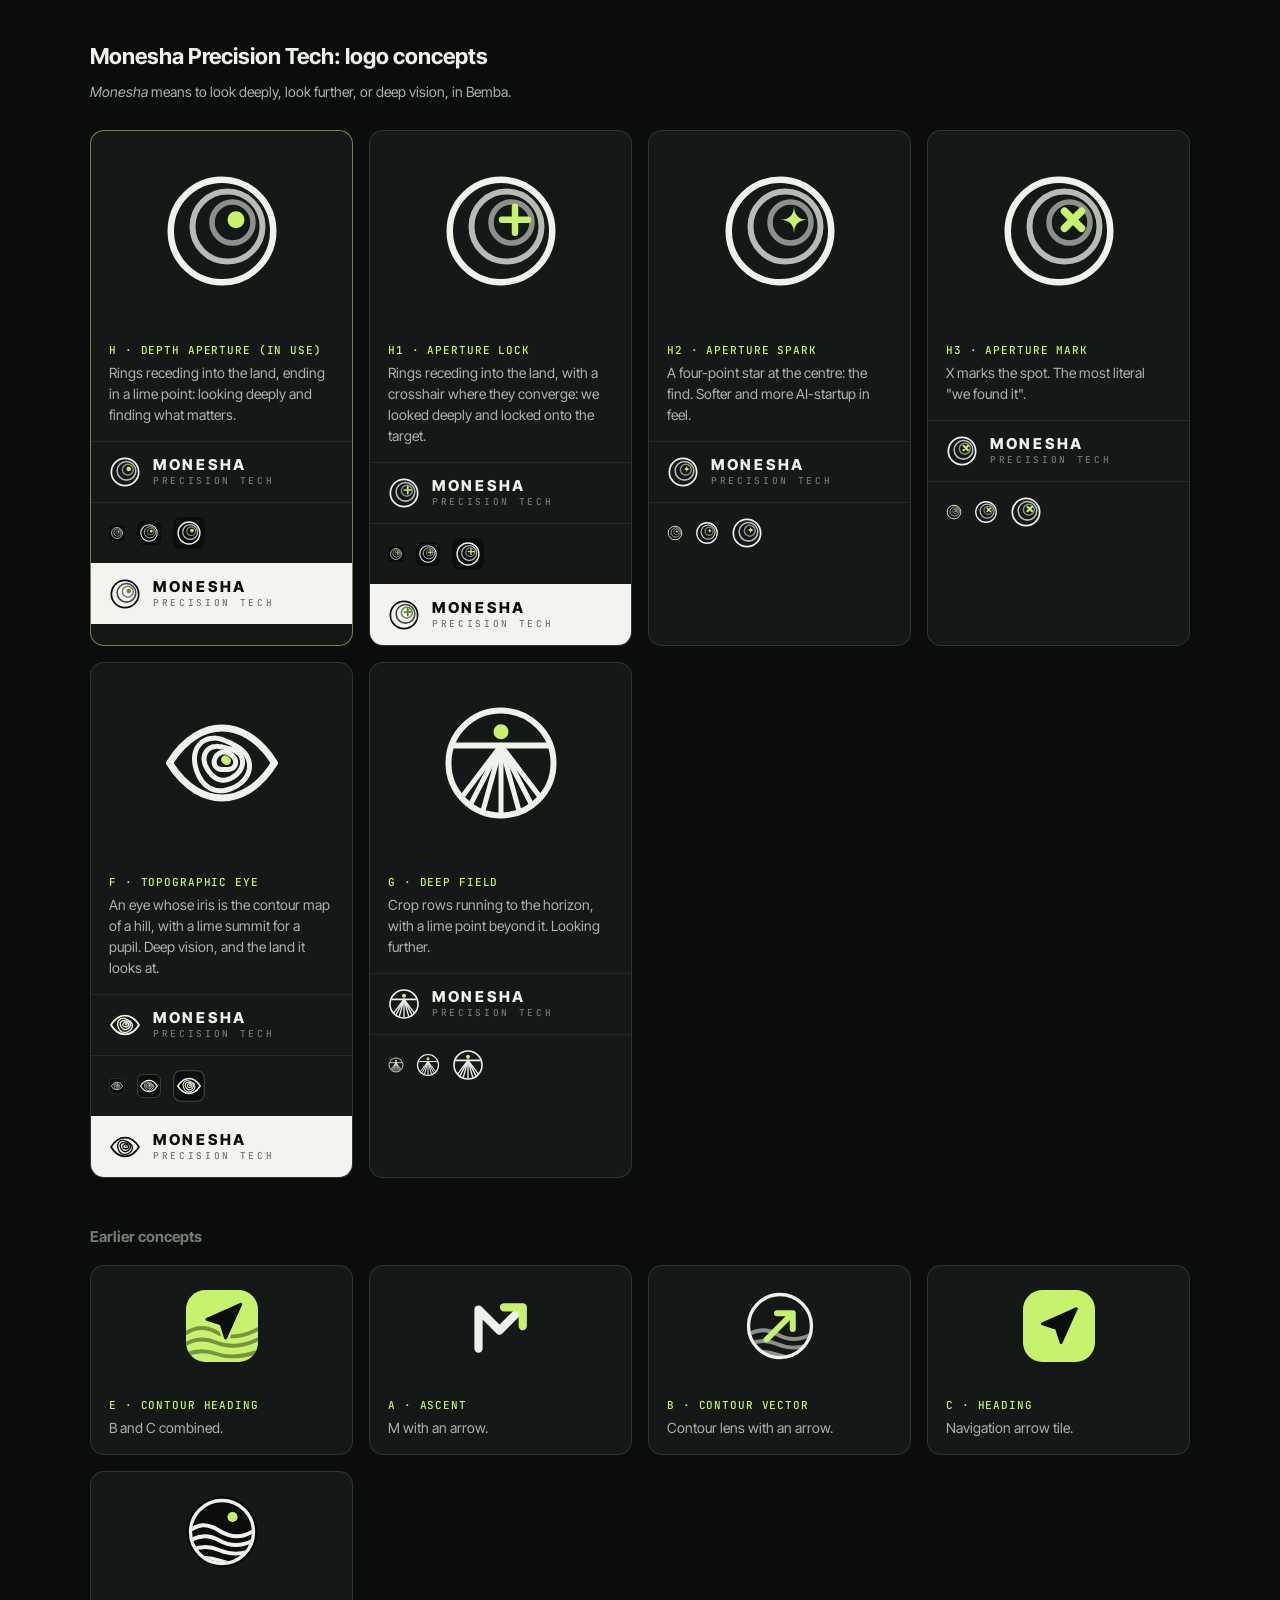
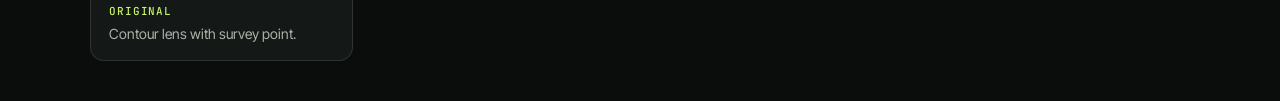
<file: assets/logo/index.html>
<!doctype html>
<html lang="en">
<head>
<meta charset="utf-8"><meta name="viewport" content="width=device-width, initial-scale=1">
<title>Monesha logo concepts</title>
<link href="https://fonts.googleapis.com/css2?family=Inter+Tight:wght@500;800&family=JetBrains+Mono:wght@500&display=swap" rel="stylesheet">
<style>
  body { margin: 0; background: #0b0d0c; color: #eef2ea; font: 15px/1.5 'Inter Tight', system-ui, sans-serif; padding: 40px 16px; }
  h1, h2 { margin: 0 auto 8px; max-width: 1100px; }
  h1 { font-size: 22px; } h2 { font-size: 15px; color: #6f7a70; margin-top: 48px; margin-bottom: 16px; }
  .intro { max-width: 1100px; margin: 0 auto 28px; color: #a9b3a8; }
  .grid { display: grid; grid-template-columns: repeat(auto-fit, minmax(250px, 1fr)); gap: 16px; max-width: 1100px; margin: 0 auto; }
  .card { border: 1px solid rgba(232,240,228,.12); border-radius: 14px; overflow: hidden; background: #141917; }
  .card--pick { border-color: rgba(198,243,107,.5); }
  .hero { display: grid; place-items: center; height: 200px; }
  .hero img { width: 120px; height: 120px; }
  .row { display: flex; align-items: center; gap: 12px; padding: 14px 18px; border-top: 1px solid rgba(232,240,228,.08); }
  .word { font-weight: 800; letter-spacing: .18em; font-size: 15px; line-height: 1.1; }
  .word small { display: block; font: 500 9.5px/1.4 'JetBrains Mono', monospace; letter-spacing: .28em; color: #6f7a70; }
  .light { background: #f3f4ef; color: #0b0d0c; }
  .sizes img { width: 16px; height: 16px; } .sizes img + img { width: 24px; height: 24px; } .sizes img + img + img { width: 32px; height: 32px; }
  .name { font: 500 11px/1 'JetBrains Mono', monospace; text-transform: uppercase; letter-spacing: .08em; color: #c6f36b; padding: 14px 18px 0; }
  p { margin: 6px 18px 16px; color: #a9b3a8; font-size: 14px; }
  .old .hero { height: 120px; } .old .hero img { width: 72px; height: 72px; }
</style>
</head>
<body>
<h1>Monesha Precision Tech: logo concepts</h1>
<p class="intro"><em>Monesha</em> means to look deeply, look further, or deep vision, in Bemba.</p>
<div class="grid">
  <div class="card card--pick"><div class="hero"><img src="h-depth-aperture.svg" alt=""></div>
    <div class="name">H · Depth aperture (in use)</div><p>Rings receding into the land, ending in a lime point: looking deeply and finding what matters.</p>
    <div class="row"><img src="h-depth-aperture.svg" width="32" alt=""><span class="word">MONESHA<small>PRECISION TECH</small></span></div>
    <div class="row sizes"><img src="h-depth-aperture-tile.svg" alt=""><img src="h-depth-aperture-tile.svg" alt=""><img src="h-depth-aperture-tile.svg" alt=""></div>
    <div class="row light"><img src="h-depth-aperture-light.svg" width="32" alt=""><span class="word">MONESHA<small>PRECISION TECH</small></span></div></div>
  <div class="card"><div class="hero"><img src="h1-aperture-lock.svg" alt=""></div>
    <div class="name">H1 · Aperture lock</div><p>Rings receding into the land, with a crosshair where they converge: we looked deeply and locked onto the target.</p>
    <div class="row"><img src="h1-aperture-lock.svg" width="32" alt=""><span class="word">MONESHA<small>PRECISION TECH</small></span></div>
    <div class="row sizes"><img src="h1-aperture-lock-tile.svg" alt=""><img src="h1-aperture-lock-tile.svg" alt=""><img src="h1-aperture-lock-tile.svg" alt=""></div>
    <div class="row light"><img src="h1-aperture-lock-light.svg" width="32" alt=""><span class="word">MONESHA<small>PRECISION TECH</small></span></div></div>
  <div class="card"><div class="hero"><img src="h2-aperture-spark.svg" alt=""></div>
    <div class="name">H2 · Aperture spark</div><p>A four-point star at the centre: the find. Softer and more AI-startup in feel.</p>
    <div class="row"><img src="h2-aperture-spark.svg" width="32" alt=""><span class="word">MONESHA<small>PRECISION TECH</small></span></div>
    <div class="row sizes"><img src="h2-aperture-spark.svg" alt=""><img src="h2-aperture-spark.svg" alt=""><img src="h2-aperture-spark.svg" alt=""></div></div>
  <div class="card"><div class="hero"><img src="h3-aperture-mark.svg" alt=""></div>
    <div class="name">H3 · Aperture mark</div><p>X marks the spot. The most literal "we found it".</p>
    <div class="row"><img src="h3-aperture-mark.svg" width="32" alt=""><span class="word">MONESHA<small>PRECISION TECH</small></span></div>
    <div class="row sizes"><img src="h3-aperture-mark.svg" alt=""><img src="h3-aperture-mark.svg" alt=""><img src="h3-aperture-mark.svg" alt=""></div></div>
  <div class="card"><div class="hero"><img src="f-topo-eye.svg" alt=""></div>
    <div class="name">F · Topographic eye</div><p>An eye whose iris is the contour map of a hill, with a lime summit for a pupil. Deep vision, and the land it looks at.</p>
    <div class="row"><img src="f-topo-eye.svg" width="32" alt=""><span class="word">MONESHA<small>PRECISION TECH</small></span></div>
    <div class="row sizes"><img src="f-topo-eye-tile.svg" alt=""><img src="f-topo-eye-tile.svg" alt=""><img src="f-topo-eye-tile.svg" alt=""></div>
    <div class="row light"><img src="f-topo-eye-light.svg" width="32" alt=""><span class="word">MONESHA<small>PRECISION TECH</small></span></div></div>
  <div class="card"><div class="hero"><img src="g-deep-field.svg" alt=""></div>
    <div class="name">G · Deep field</div><p>Crop rows running to the horizon, with a lime point beyond it. Looking further.</p>
    <div class="row"><img src="g-deep-field.svg" width="32" alt=""><span class="word">MONESHA<small>PRECISION TECH</small></span></div>
    <div class="row sizes"><img src="g-deep-field.svg" alt=""><img src="g-deep-field.svg" alt=""><img src="g-deep-field.svg" alt=""></div></div>
</div>

<h2>Earlier concepts</h2>
<div class="grid old">
  <div class="card"><div class="hero"><img src="e-contour-heading.svg" alt=""></div><div class="name">E · Contour heading</div><p>B and C combined.</p></div>
  <div class="card"><div class="hero"><img src="a-ascent.svg" alt=""></div><div class="name">A · Ascent</div><p>M with an arrow.</p></div>
  <div class="card"><div class="hero"><img src="b-contour.svg" alt=""></div><div class="name">B · Contour vector</div><p>Contour lens with an arrow.</p></div>
  <div class="card"><div class="hero"><img src="c-heading.svg" alt=""></div><div class="name">C · Heading</div><p>Navigation arrow tile.</p></div>
  <div class="card"><div class="hero"><img src="legacy-contour.svg" alt=""></div><div class="name">Original</div><p>Contour lens with survey point.</p></div>
</div>
</body>
</html>
</file>
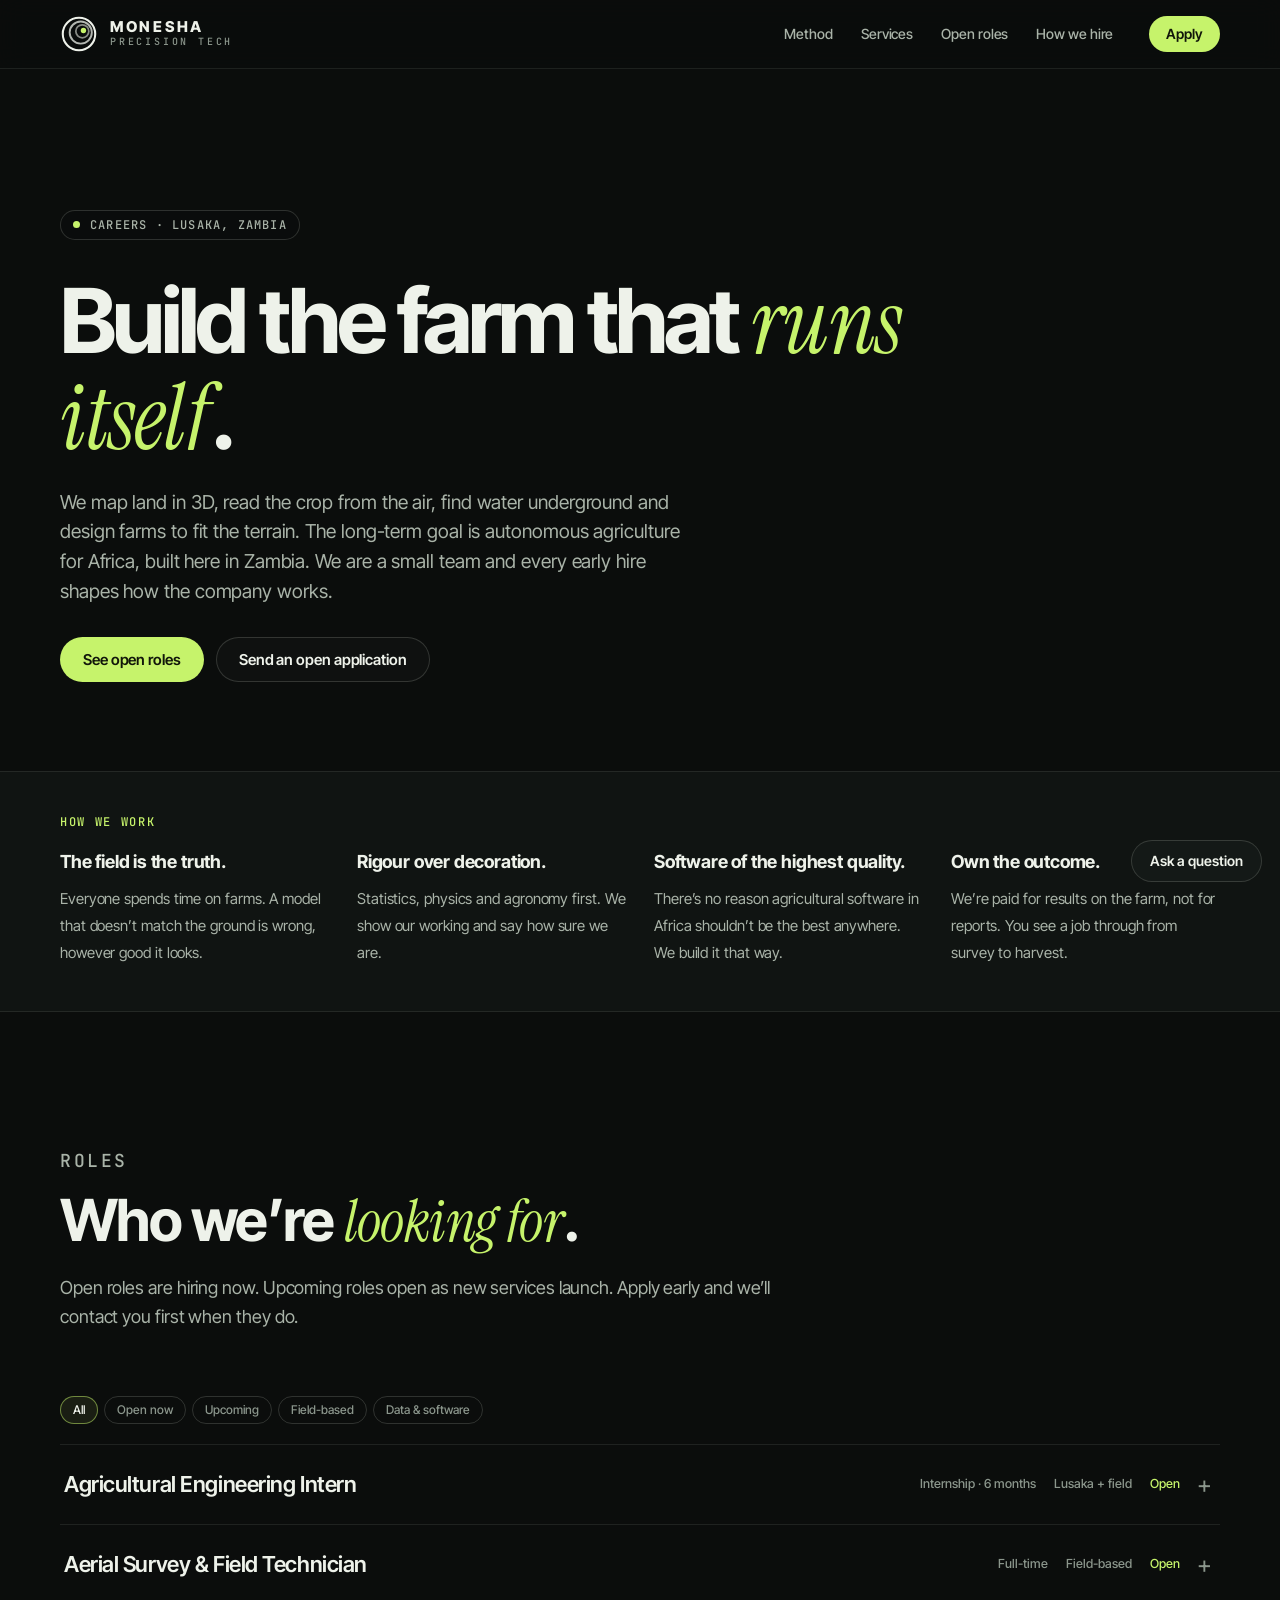
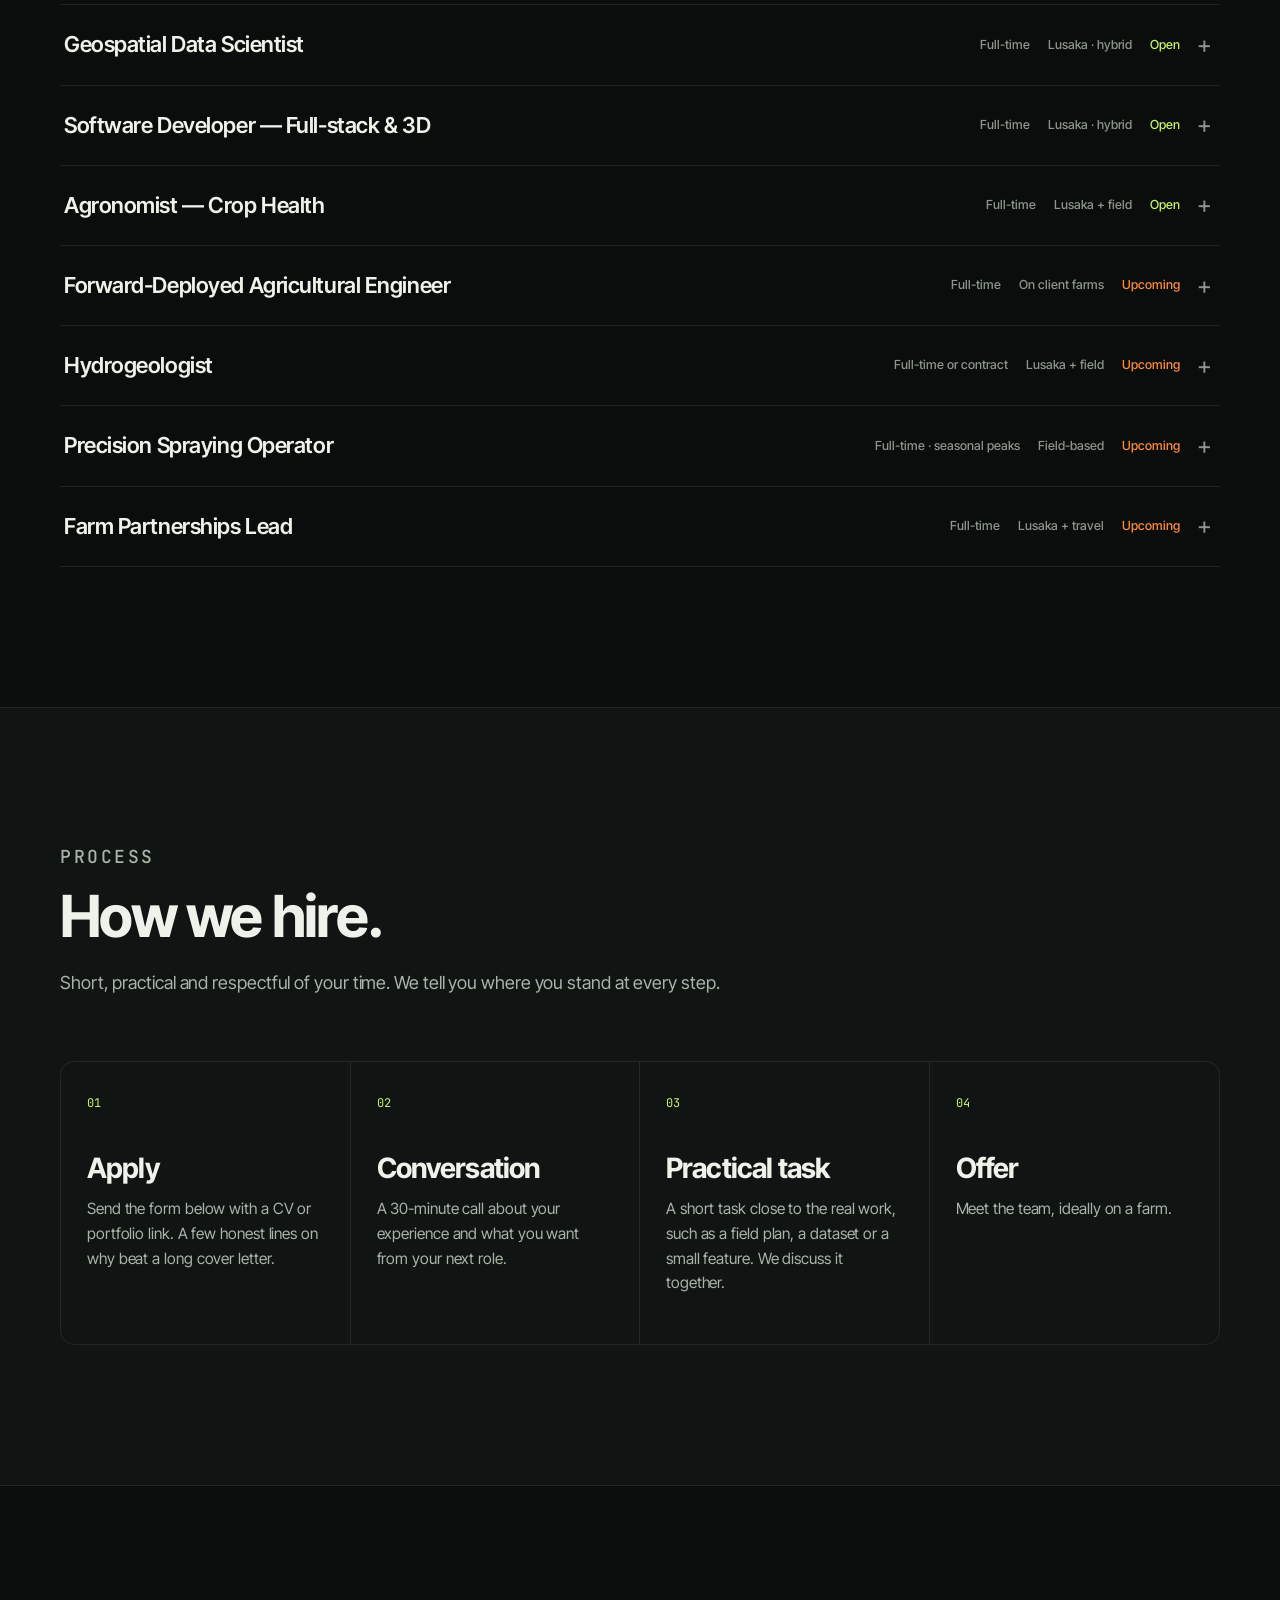
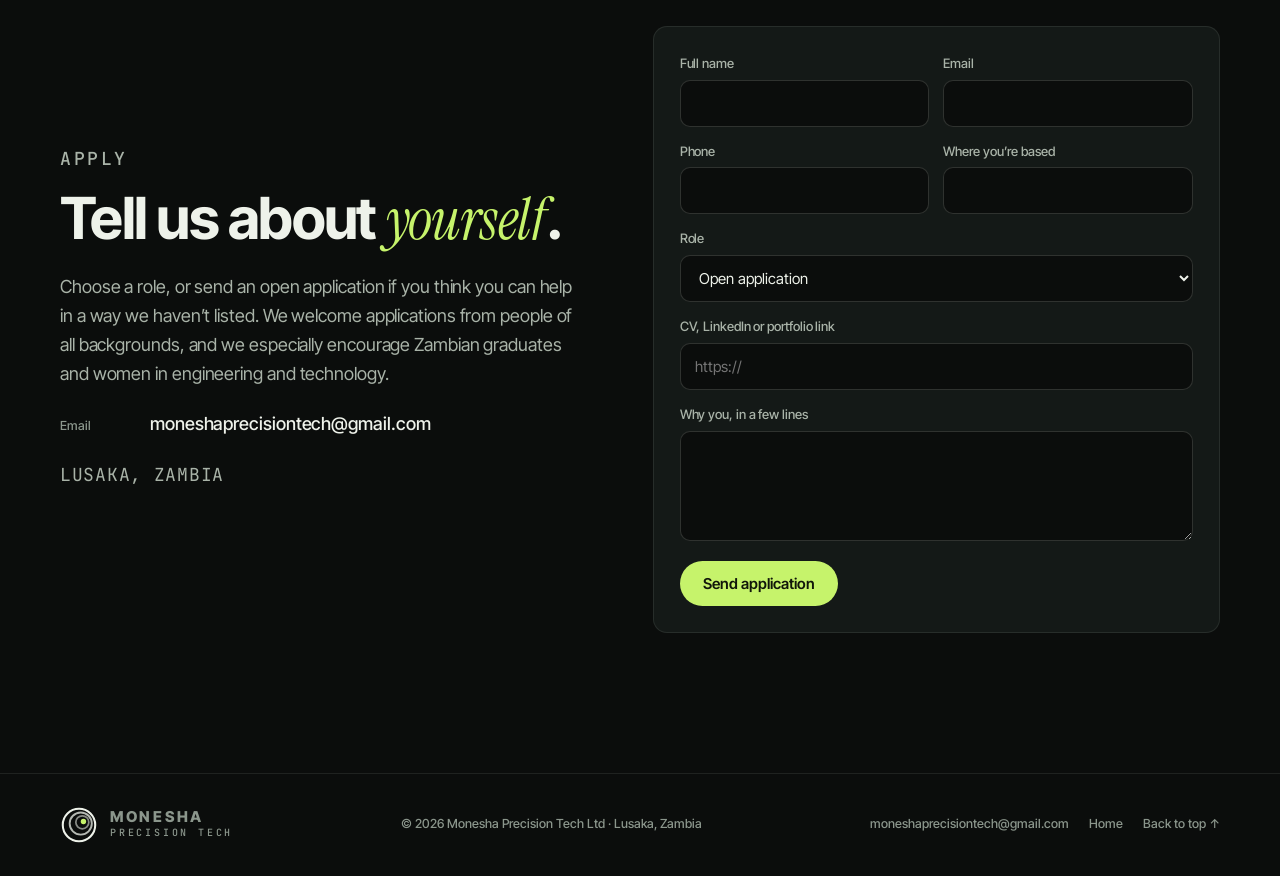
<file: careers.html>
<!doctype html>
<html lang="en" class="no-js">
<head>
  <meta charset="utf-8">
  <meta name="viewport" content="width=device-width, initial-scale=1">
  <title>Careers — Monesha Precision Tech</title>
  <meta name="description" content="Join Monesha Precision Tech in Lusaka. Roles in agricultural engineering, geospatial data science, software, agronomy and field survey.">
  <meta name="theme-color" content="#0b0d0c">
  <link rel="icon" href="assets/logo.svg" type="image/svg+xml">
  <link rel="icon" href="assets/icons/favicon-32.png" sizes="32x32" type="image/png">
  <link rel="canonical" href="https://chipo385.github.io/monesha/careers.html">
  <link rel="manifest" href="site.webmanifest">
  <link rel="apple-touch-icon" href="assets/icons/apple-touch-icon.png">
  <meta property="og:type" content="website">
  <meta property="og:site_name" content="Monesha Precision Tech">
  <meta property="og:title" content="Careers — Monesha Precision Tech">
  <meta property="og:description" content="Join Monesha Precision Tech in Lusaka. Roles in agricultural engineering, geospatial data science, software, agronomy and field survey.">
  <meta property="og:url" content="https://chipo385.github.io/monesha/careers.html">
  <meta property="og:image" content="https://chipo385.github.io/monesha/assets/og.jpg">
  <meta property="og:image:width" content="1200">
  <meta property="og:image:height" content="630">
  <meta property="og:locale" content="en_ZM">
  <meta name="twitter:card" content="summary_large_image">
  <meta name="twitter:title" content="Careers — Monesha Precision Tech">
  <meta name="twitter:description" content="Join Monesha Precision Tech in Lusaka. Roles in agricultural engineering, geospatial data science, software, agronomy and field survey.">
  <meta name="twitter:image" content="https://chipo385.github.io/monesha/assets/og.jpg">
  <script>document.documentElement.className = document.documentElement.className.replace("no-js", "js");</script>
  <link rel="preconnect" href="https://fonts.googleapis.com">
  <link rel="preconnect" href="https://fonts.gstatic.com" crossorigin>
  <link href="https://fonts.googleapis.com/css2?family=Inter+Tight:wght@400;500;600;700;800&family=Instrument+Serif:ital@0;1&family=JetBrains+Mono:wght@400;500&display=swap" rel="stylesheet">
  <link rel="stylesheet" href="css/styles.css">
</head>
<body>
  <a class="skip" href="#main">Skip to content</a>

  <header class="nav" id="top">
    <div class="wrap nav__inner">
      <a class="brand" href="index.html" aria-label="Monesha Precision Tech home">
        <svg class="brand__mark" viewBox="0 0 48 48" fill="none" aria-hidden="true"><circle cx="24" cy="24" r="20.5" stroke="currentColor" stroke-width="2.6"/><circle cx="26.2" cy="22.2" r="14" stroke="currentColor" stroke-width="2.4" opacity=".75"/><circle cx="28.2" cy="20.6" r="8.2" stroke="currentColor" stroke-width="2.2" opacity=".55"/><circle cx="29.6" cy="19.5" r="3.4" class="brand__dot"/></svg>
        <span class="brand__word">MONESHA<small>PRECISION TECH</small></span>
      </a>
      <nav class="nav__links" aria-label="Primary">
        <a href="index.html#method">Method</a>
        <a href="index.html#services">Services</a>
        <a href="#roles">Open roles</a>
        <a href="#how">How we hire</a>
      </nav>
      <a class="btn btn--primary btn--sm" href="#apply">Apply</a>
      <button class="nav__toggle" aria-label="Open menu" aria-expanded="false" aria-controls="mobile-menu"><span></span><span></span></button>
    </div>
    <nav class="nav__mobile" id="mobile-menu" aria-label="Mobile" hidden>
      <a href="index.html">Home</a><a href="index.html#services">Services</a><a href="#roles">Open roles</a><a href="#how">How we hire</a>
      <a href="#apply" class="btn btn--primary">Apply</a>
    </nav>
  </header>

  <main id="main">
    <section class="section careers-hero" aria-labelledby="c-title">
      <div class="wrap">
        <p class="eyebrow"><span class="pulse"></span>Careers · Lusaka, Zambia</p>
        <h1 id="c-title">Build the farm that <em>runs itself</em>.</h1>
        <p class="lede">We map land in 3D, read the crop from the air, find water underground and design farms to fit the terrain. The long-term goal is autonomous agriculture for Africa, built here in Zambia. We are a small team and every early hire shapes how the company works.</p>
        <div class="hero__cta">
          <a class="btn btn--primary" href="#roles">See open roles</a>
          <a class="btn btn--ghost" href="#apply">Send an open application</a>
        </div>
      </div>
    </section>

    <section class="band" aria-labelledby="values-title">
      <div class="wrap">
        <h2 id="values-title" class="kicker">How we work</h2>
        <ul class="values">
          <li><strong>The field is the truth.</strong><span>Everyone spends time on farms. A model that doesn’t match the ground is wrong, however good it looks.</span></li>
          <li><strong>Rigour over decoration.</strong><span>Statistics, physics and agronomy first. We show our working and say how sure we are.</span></li>
          <li><strong>Software of the highest quality.</strong><span>There’s no reason agricultural software in Africa shouldn’t be the best anywhere. We build it that way.</span></li>
          <li><strong>Own the outcome.</strong><span>We’re paid for results on the farm, not for reports. You see a job through from survey to harvest.</span></li>
        </ul>
      </div>
    </section>

    <section class="section" id="roles" aria-labelledby="roles-title">
      <div class="wrap">
        <header class="section__head">
          <p class="kicker">Roles</p>
          <h2 id="roles-title">Who we’re <em>looking for</em>.</h2>
          <p>Open roles are hiring now. Upcoming roles open as new services launch. Apply early and we’ll contact you first when they do.</p>
        </header>

        <div class="chips role-filter" role="group" aria-label="Filter roles">
          <button class="chip is-on" data-filter="all" aria-pressed="true">All</button>
          <button class="chip" data-filter="open" aria-pressed="false">Open now</button>
          <button class="chip" data-filter="upcoming" aria-pressed="false">Upcoming</button>
          <button class="chip" data-filter="field" aria-pressed="false">Field-based</button>
          <button class="chip" data-filter="tech" aria-pressed="false">Data &amp; software</button>
        </div>

        <div class="roles">
          <details class="role" data-tags="open field" id="role-ag-intern">
            <summary>
              <span class="role__title">Agricultural Engineering Intern</span>
              <span class="role__meta mono"><span>Internship · 6 months</span><span>Lusaka + field</span><span class="role__status is-open">Open</span></span>
            </summary>
            <div class="role__body">
              <p>Work alongside our engineers on real farm projects: surveys, irrigation layouts, drainage plans and borehole siting. You’ll learn how a farm is designed from a 3D model and then built on the ground.</p>
              <div class="role__cols">
                <div><h4>You will</h4><ul>
                  <li>Join field surveys and soil sampling across Central Province</li>
                  <li>Help draft irrigation, drainage and field layouts in CAD and GIS</li>
                  <li>Check designs against the terrain model and site conditions</li>
                  <li>Write up field reports for clients</li>
                </ul></div>
                <div><h4>You bring</h4><ul>
                  <li>Final-year or recent graduate in agricultural, civil or water engineering</li>
                  <li>Basic CAD or GIS skills, or real eagerness to learn them fast</li>
                  <li>Happy working outdoors and travelling to farms</li>
                  <li>Driver’s licence is a plus</li>
                </ul></div>
              </div>
              <a class="btn btn--ghost btn--sm" href="#apply" data-apply="Agricultural Engineering Intern">Apply for this role</a>
            </div>
          </details>

          <details class="role" data-tags="open field" id="role-field-tech">
            <summary>
              <span class="role__title">Aerial Survey &amp; Field Technician</span>
              <span class="role__meta mono"><span>Full-time</span><span>Field-based</span><span class="role__status is-open">Open</span></span>
            </summary>
            <div class="role__body">
              <p>Plan and fly aerial surveys, run ground control and soil sampling, and make sure every dataset that comes back from a farm is complete, accurate and safe to use.</p>
              <div class="role__cols">
                <div><h4>You will</h4><ul>
                  <li>Plan and fly mapping and crop-health missions on client farms</li>
                  <li>Set out ground control and check positional accuracy</li>
                  <li>Collect soil samples and field observations to protocol</li>
                  <li>Keep flight logs, maintenance records and safety procedures up to date</li>
                </ul></div>
                <div><h4>You bring</h4><ul>
                  <li>A remote pilot licence from the Zambia Civil Aviation Authority, or willingness to get one with our support</li>
                  <li>Comfort with GPS, mapping apps and basic data handling</li>
                  <li>Careful, safety-first habits</li>
                  <li>Valid driver’s licence and readiness to travel</li>
                </ul></div>
              </div>
              <a class="btn btn--ghost btn--sm" href="#apply" data-apply="Aerial Survey & Field Technician">Apply for this role</a>
            </div>
          </details>

          <details class="role" data-tags="open tech" id="role-data">
            <summary>
              <span class="role__title">Geospatial Data Scientist</span>
              <span class="role__meta mono"><span>Full-time</span><span>Lusaka · hybrid</span><span class="role__status is-open">Open</span></span>
            </summary>
            <div class="role__body">
              <p>Turn aerial, satellite and soil data into the maps and models clients act on: crop health, stress and disease detection, yield estimates, terrain and water analysis, and crop suitability.</p>
              <div class="role__cols">
                <div><h4>You will</h4><ul>
                  <li>Build processing pipelines for imagery, terrain and point-cloud data</li>
                  <li>Develop and validate models for crop stress, pests, disease and yield</li>
                  <li>Produce prescription maps for fertiliser, lime and targeted spraying</li>
                  <li>Ground-truth results with the field team and measure accuracy honestly</li>
                </ul></div>
                <div><h4>You bring</h4><ul>
                  <li>Strong Python or R, and solid statistics</li>
                  <li>Experience with remote sensing or GIS (raster, vector, coordinate systems)</li>
                  <li>Machine learning for images or spatial data</li>
                  <li>Interest in agriculture; you don’t need to be an agronomist</li>
                </ul></div>
              </div>
              <a class="btn btn--ghost btn--sm" href="#apply" data-apply="Geospatial Data Scientist">Apply for this role</a>
            </div>
          </details>

          <details class="role" data-tags="open tech" id="role-dev">
            <summary>
              <span class="role__title">Software Developer — Full-stack &amp; 3D</span>
              <span class="role__meta mono"><span>Full-time</span><span>Lusaka · hybrid</span><span class="role__status is-open">Open</span></span>
            </summary>
            <div class="role__body">
              <p>Build the platform where clients see their farm: 3D terrain models in the browser, crop and water layers, alerts and reports. It has to be fast, reliable and work on a farm office connection.</p>
              <div class="role__cols">
                <div><h4>You will</h4><ul>
                  <li>Build the web platform front to back: interfaces, APIs and data storage</li>
                  <li>Render large terrain and map datasets smoothly in the browser</li>
                  <li>Build alerting for flood, fire, pests, disease and change</li>
                  <li>Make it work offline and on low bandwidth</li>
                </ul></div>
                <div><h4>You bring</h4><ul>
                  <li>Solid JavaScript/TypeScript and a backend language</li>
                  <li>Experience shipping and maintaining production web apps</li>
                  <li>Interest in WebGL/3D, maps or geospatial data</li>
                  <li>High standards for quality, testing and design</li>
                </ul></div>
              </div>
              <a class="btn btn--ghost btn--sm" href="#apply" data-apply="Software Developer — Full-stack & 3D">Apply for this role</a>
            </div>
          </details>

          <details class="role" data-tags="open field" id="role-agronomist">
            <summary>
              <span class="role__title">Agronomist — Crop Health</span>
              <span class="role__meta mono"><span>Full-time</span><span>Lusaka + field</span><span class="role__status is-open">Open</span></span>
            </summary>
            <div class="role__body">
              <p>Be the bridge between the data and the farmer. You’ll interpret crop-health maps, confirm what’s happening in the field and turn it into clear, practical advice.</p>
              <div class="role__cols">
                <div><h4>You will</h4><ul>
                  <li>Scout flagged zones and confirm pests, disease and nutrient problems</li>
                  <li>Translate analysis into recommendations farmers can act on</li>
                  <li>Advise on crop choice, soil correction and fertiliser plans</li>
                  <li>Help train our models by labelling field observations</li>
                </ul></div>
                <div><h4>You bring</h4><ul>
                  <li>Degree in agronomy, crop science or soil science</li>
                  <li>Field experience with Zambian crops: maize, soybean, wheat, horticulture or orchards</li>
                  <li>Clear communication with farm owners and managers</li>
                  <li>Curiosity about data and remote sensing</li>
                </ul></div>
              </div>
              <a class="btn btn--ghost btn--sm" href="#apply" data-apply="Agronomist — Crop Health">Apply for this role</a>
            </div>
          </details>

          <details class="role" data-tags="upcoming field" id="role-fde">
            <summary>
              <span class="role__title">Forward-Deployed Agricultural Engineer</span>
              <span class="role__meta mono"><span>Full-time</span><span>On client farms</span><span class="role__status">Upcoming</span></span>
            </summary>
            <div class="role__body">
              <p>Embed with a client from survey to commissioning. You own the engineering on site and make sure the farm that was modelled is the farm that gets built.</p>
              <div class="role__cols">
                <div><h4>You will</h4><ul>
                  <li>Lead the design of irrigation, water and drainage systems</li>
                  <li>Supervise contractors and installation against the drawings</li>
                  <li>Commission systems and train farm staff</li>
                  <li>Feed site lessons back into our design tools</li>
                </ul></div>
                <div><h4>You bring</h4><ul>
                  <li>3+ years in agricultural or irrigation engineering</li>
                  <li>Hydraulic design experience (pivots, drip, pumping)</li>
                  <li>Registration with the Engineering Institution of Zambia, or working towards it</li>
                  <li>Comfort leading on site, far from the office</li>
                </ul></div>
              </div>
              <a class="btn btn--ghost btn--sm" href="#apply" data-apply="Forward-Deployed Agricultural Engineer">Register interest</a>
            </div>
          </details>

          <details class="role" data-tags="upcoming field" id="role-hydro">
            <summary>
              <span class="role__title">Hydrogeologist</span>
              <span class="role__meta mono"><span>Full-time or contract</span><span>Lusaka + field</span><span class="role__status">Upcoming</span></span>
            </summary>
            <div class="role__body">
              <p>Lead our groundwater work: structural mapping, geophysical surveys and borehole siting, from desk study to pump test.</p>
              <div class="role__cols">
                <div><h4>You will</h4><ul>
                  <li>Interpret terrain, lineament and geophysical data for drilling targets</li>
                  <li>Build water-table and aquifer models for client sites</li>
                  <li>Supervise drilling and pump tests</li>
                  <li>Write groundwater reports and permit applications</li>
                </ul></div>
                <div><h4>You bring</h4><ul>
                  <li>Degree in geology, hydrogeology or geophysics</li>
                  <li>Groundwater experience in basement or sedimentary terrain</li>
                  <li>Familiarity with Zambian water resource regulations</li>
                </ul></div>
              </div>
              <a class="btn btn--ghost btn--sm" href="#apply" data-apply="Hydrogeologist">Register interest</a>
            </div>
          </details>

          <details class="role" data-tags="upcoming field" id="role-spray">
            <summary>
              <span class="role__title">Precision Spraying Operator</span>
              <span class="role__meta mono"><span>Full-time · seasonal peaks</span><span>Field-based</span><span class="role__status">Upcoming</span></span>
            </summary>
            <div class="role__body">
              <p>Run targeted spraying missions on the zones our crop analysis flags. Precise, safe and fully recorded.</p>
              <div class="role__cols">
                <div><h4>You will</h4><ul>
                  <li>Plan and fly targeted spraying from prescription maps</li>
                  <li>Mix and handle crop protection products safely</li>
                  <li>Record every application for the client and regulators</li>
                </ul></div>
                <div><h4>You bring</h4><ul>
                  <li>Remote pilot licence, or willingness to get one</li>
                  <li>Training or experience in agrochemical handling</li>
                  <li>Strict safety discipline</li>
                </ul></div>
              </div>
              <a class="btn btn--ghost btn--sm" href="#apply" data-apply="Precision Spraying Operator">Register interest</a>
            </div>
          </details>

          <details class="role" data-tags="upcoming" id="role-bd">
            <summary>
              <span class="role__title">Farm Partnerships Lead</span>
              <span class="role__meta mono"><span>Full-time</span><span>Lusaka + travel</span><span class="role__status">Upcoming</span></span>
            </summary>
            <div class="role__body">
              <p>Grow our client base among commercial farms, plantations, investors and agricultural lenders, and keep those clients for the long term.</p>
              <div class="role__cols">
                <div><h4>You will</h4><ul>
                  <li>Build relationships across Mkushi, Chisamba, Mazabuka and Mpongwe</li>
                  <li>Turn pilots into long-term Watch subscriptions</li>
                  <li>Develop partnerships with banks, input suppliers and estates</li>
                </ul></div>
                <div><h4>You bring</h4><ul>
                  <li>A network in Zambian commercial agriculture or agri-finance</li>
                  <li>A record of closing and keeping business clients</li>
                  <li>Enough technical curiosity to explain what we do clearly</li>
                </ul></div>
              </div>
              <a class="btn btn--ghost btn--sm" href="#apply" data-apply="Farm Partnerships Lead">Register interest</a>
            </div>
          </details>
        </div>
        <p class="roles__empty" hidden>No roles match this filter.</p>
      </div>
    </section>

    <section class="section section--alt" id="how" aria-labelledby="how-title">
      <div class="wrap">
        <header class="section__head">
          <p class="kicker">Process</p>
          <h2 id="how-title">How we hire.</h2>
          <p>Short, practical and respectful of your time. We tell you where you stand at every step.</p>
        </header>
        <ol class="steps">
          <li class="step"><span class="step__n mono">01</span><h3>Apply</h3><p>Send the form below with a CV or portfolio link. A few honest lines on why beat a long cover letter.</p></li>
          <li class="step"><span class="step__n mono">02</span><h3>Conversation</h3><p>A 30-minute call about your experience and what you want from your next role.</p></li>
          <li class="step"><span class="step__n mono">03</span><h3>Practical task</h3><p>A short task close to the real work, such as a field plan, a dataset or a small feature. We discuss it together.</p></li>
          <li class="step"><span class="step__n mono">04</span><h3>Offer</h3><p>Meet the team, ideally on a farm.</p></li>
        </ol>
      </div>
    </section>

    <section class="section" id="apply" aria-labelledby="apply-title">
      <div class="wrap split">
        <div class="split__text">
          <p class="kicker">Apply</p>
          <h2 id="apply-title">Tell us about <em>yourself</em>.</h2>
          <p>Choose a role, or send an open application if you think you can help in a way we haven’t listed. We welcome applications from people of all backgrounds, and we especially encourage Zambian graduates and women in engineering and technology.</p>
          <ul class="contact-list" data-contact-group>
            <li><a data-contact="email" hidden><span class="mono">Email</span><span data-value></span></a></li>
          </ul>
          <p class="mono small">Lusaka, Zambia</p>
        </div>
        <form class="form card" id="apply-form" novalidate>
          <div class="form__grid">
            <label>Full name<input name="name" autocomplete="name" required></label>
            <label>Email<input name="email" type="email" autocomplete="email" required></label>
            <label>Phone<input name="phone" type="tel" autocomplete="tel"></label>
            <label>Where you’re based<input name="location"></label>
            <label class="full">Role
              <select name="role" id="apply-role">
                <option>Open application</option>
                <option>Agricultural Engineering Intern</option>
                <option>Aerial Survey &amp; Field Technician</option>
                <option>Geospatial Data Scientist</option>
                <option>Software Developer — Full-stack &amp; 3D</option>
                <option>Agronomist — Crop Health</option>
                <option>Forward-Deployed Agricultural Engineer</option>
                <option>Hydrogeologist</option>
                <option>Precision Spraying Operator</option>
                <option>Farm Partnerships Lead</option>
              </select>
            </label>
            <label class="full">CV, LinkedIn or portfolio link<input name="link" type="url" placeholder="https://"></label>
            <label class="full">Why you, in a few lines<textarea name="message" rows="4"></textarea></label>
            <label class="hp" aria-hidden="true">Leave empty<input name="_gotcha" tabindex="-1" autocomplete="off"></label>
          </div>
          <button class="btn btn--primary" type="submit">Send application</button>
          <p class="form__status" role="status"></p>
        </form>
      </div>
    </section>
  </main>

  <footer class="footer">
    <div class="wrap footer__inner">
      <a class="brand" href="index.html"><svg class="brand__mark" viewBox="0 0 48 48" fill="none" aria-hidden="true"><circle cx="24" cy="24" r="20.5" stroke="currentColor" stroke-width="2.6"/><circle cx="26.2" cy="22.2" r="14" stroke="currentColor" stroke-width="2.4" opacity=".75"/><circle cx="28.2" cy="20.6" r="8.2" stroke="currentColor" stroke-width="2.2" opacity=".55"/><circle cx="29.6" cy="19.5" r="3.4" class="brand__dot"/></svg><span class="brand__word">MONESHA<small>PRECISION TECH</small></span></a>
      <p class="mono">© <span id="year">2026</span> Monesha Precision Tech Ltd · Lusaka, Zambia</p>
      <ul class="social" data-social aria-label="Social media" hidden></ul>
      <nav class="footer__links" aria-label="Footer">
        <a class="mono" data-contact="email" hidden><span data-value></span></a>
        <a class="mono" href="index.html">Home</a>
        <a class="mono" href="#top">Back to top ↑</a>
      </nav>
    </div>
  </footer>

  <script type="module" src="js/careers.js"></script>
</body>
</html>
</file>
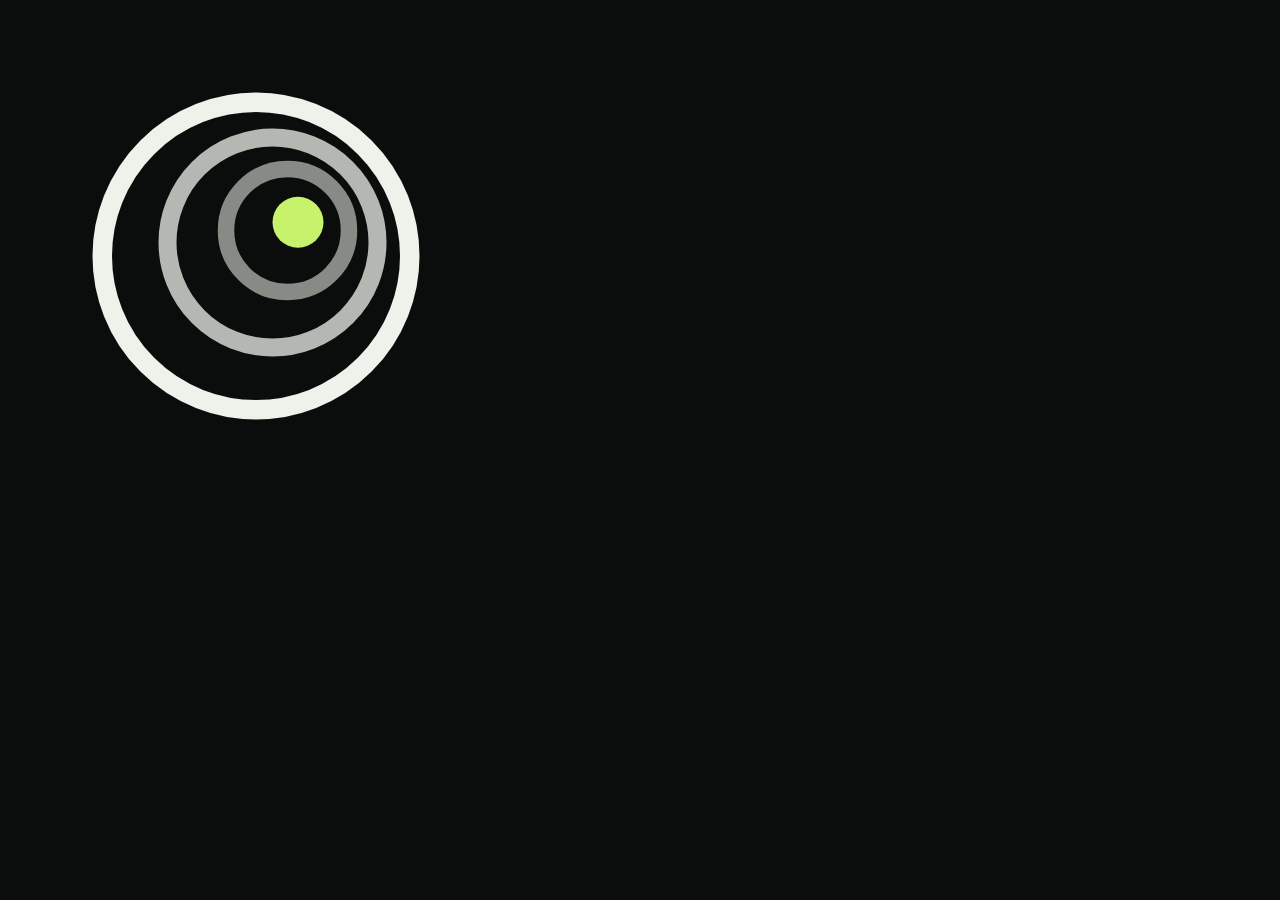
<file: tools/icon.html>
<!doctype html>
<!-- Full-bleed app icon (512×512). Rendered to assets/icons/ by tools/build-assets.sh. -->
<html><head><meta charset="utf-8"><style>
  html, body { margin: 0; width: 512px; height: 512px; background: #0b0d0c; overflow: hidden; }
  svg { position: absolute; left: 76px; top: 76px; width: 360px; height: 360px; }
</style></head>
<body>
  <svg viewBox="0 0 48 48" fill="none"><circle cx="24" cy="24" r="20.5" stroke="#eef2ea" stroke-width="2.6"/><circle cx="26.2" cy="22.2" r="14" stroke="#eef2ea" stroke-width="2.4" opacity=".75"/><circle cx="28.2" cy="20.6" r="8.2" stroke="#eef2ea" stroke-width="2.2" opacity=".55"/><circle cx="29.6" cy="19.5" r="3.4" fill="#c6f36b"/></svg>
</body></html>
</file>
<file: css/styles.css>
/* Monesha Precision Tech — design tokens */
:root {
  --bg: #0b0d0c;
  --bg-2: #101412;
  --surface: #141917;
  --line: rgba(232, 240, 228, 0.09);
  --line-2: rgba(232, 240, 228, 0.16);
  --ink: #eef2ea;
  --ink-2: #a9b3a8;
  --ink-3: #8b968c;
  --accent: #c6f36b;
  --accent-ink: #11160a;
  --water: #48a8e8;
  --warn: #ff8a3d;
  --danger: #ff5a4a;

  --font: 'Inter Tight', system-ui, -apple-system, sans-serif;
  --serif: 'Instrument Serif', Georgia, serif;
  --mono: 'JetBrains Mono', ui-monospace, monospace;

  --wrap: 1240px;
  --gutter: clamp(16px, 4vw, 40px);
  --radius: 14px;
  color-scheme: dark;
}

*, *::before, *::after { box-sizing: border-box; }
html { scroll-behavior: smooth; -webkit-text-size-adjust: 100%; scroll-padding-top: 76px; }
@media (prefers-reduced-motion: reduce) { html { scroll-behavior: auto; } *, *::before, *::after { animation: none !important; transition: none !important; } }
body {
  margin: 0; background: var(--bg); color: var(--ink);
  font: 400 17px/1.6 var(--font); letter-spacing: -0.005em;
  -webkit-font-smoothing: antialiased; overflow-x: hidden;
}
img { max-width: 100%; display: block; height: auto; }
a { color: inherit; }
h1, h2, h3 { margin: 0; font-weight: 700; letter-spacing: -0.03em; line-height: 1.05; }
h1 em, h2 em { font-family: var(--serif); font-style: italic; font-weight: 400; letter-spacing: -0.01em; color: var(--accent); }
p { margin: 0 0 1em; }
.mono { font-family: var(--mono); font-size: 0.75rem; letter-spacing: 0.04em; text-transform: uppercase; }
.small { font-size: 0.72rem; color: var(--ink-3); }
.sr-only { position: absolute; width: 1px; height: 1px; overflow: hidden; clip: rect(0 0 0 0); white-space: nowrap; }
.skip { position: absolute; left: 12px; top: -60px; background: var(--accent); color: var(--accent-ink); padding: 8px 14px; border-radius: 8px; z-index: 100; }
.skip:focus { top: 12px; }
:focus-visible { outline: 2px solid var(--accent); outline-offset: 3px; border-radius: 6px; }
.wrap { width: 100%; max-width: var(--wrap); margin: 0 auto; padding: 0 var(--gutter); }

/* Buttons */
.btn {
  display: inline-flex; align-items: center; justify-content: center; gap: 8px;
  padding: 14px 22px; border-radius: 999px; border: 1px solid transparent;
  font: 600 15px/1 var(--font); text-decoration: none; cursor: pointer;
  transition: background .2s, box-shadow .2s, border-color .2s, color .2s, transform .2s;
}
.btn--primary { background: var(--accent); color: var(--accent-ink); }
.btn--primary:hover { box-shadow: 0 0 0 6px rgba(198, 243, 107, 0.14), 0 10px 40px -10px rgba(198, 243, 107, 0.6); transform: translateY(-1px); }
.btn--ghost { border-color: var(--line-2); color: var(--ink); background: rgba(255,255,255,0.02); }
.btn--ghost:hover { border-color: var(--ink-2); background: rgba(255,255,255,0.06); }
.btn--sm { padding: 10px 16px; font-size: 14px; }
.icon-btn {
  min-width: 36px; height: 36px; padding: 0 10px; border-radius: 10px;
  border: 1px solid var(--line-2); background: rgba(11, 13, 12, 0.7); color: var(--ink);
  font: 500 18px/1 var(--font); cursor: pointer; backdrop-filter: blur(8px);
}
.icon-btn--wide { font: 500 12px/1 var(--mono); text-transform: uppercase; letter-spacing: .05em; }
.icon-btn:hover, .icon-btn[aria-pressed="true"] { border-color: var(--accent); color: var(--accent); }
.only-touch { display: none; }
@media (pointer: coarse) { .only-touch { display: inline-flex; align-items: center; } }

/* Nav */
.nav { position: sticky; top: 0; z-index: 50; background: rgba(11, 13, 12, 0.72); backdrop-filter: blur(14px) saturate(140%); border-bottom: 1px solid var(--line); }
.nav__inner { display: flex; align-items: center; gap: 24px; height: 68px; }
.brand { display: flex; align-items: center; gap: 12px; text-decoration: none; color: var(--ink); }
.brand__mark { width: 38px; height: 38px; flex: none; color: var(--ink); }
.brand__dot { fill: var(--accent); }
.brand__word { display: flex; flex-direction: column; font-weight: 800; letter-spacing: 0.18em; font-size: 15px; line-height: 1.1; }
.brand__word small { font: 500 10px/1.4 var(--mono); letter-spacing: 0.28em; color: var(--ink-3); }
.nav__links { display: flex; gap: 4px; margin-left: auto; }
.nav__links a { padding: 8px 12px; border-radius: 8px; text-decoration: none; color: var(--ink-2); font-size: 14px; font-weight: 500; transition: color .2s, background .2s; }
.nav__links a:hover { color: var(--ink); background: rgba(255,255,255,0.05); }
.nav__links a[aria-current] { color: var(--ink); background: rgba(198,243,107,0.08); box-shadow: inset 0 -1.5px 0 var(--accent); }
.nav__mobile a[aria-current]:not(.btn) { color: var(--accent); }
.nav { transition: box-shadow .3s, background .3s; }
.nav.is-scrolled { box-shadow: 0 10px 30px -18px rgba(0,0,0,.8); background: rgba(11, 13, 12, 0.86); }
.nav__toggle { display: none; margin-left: auto; width: 40px; height: 40px; border: 1px solid var(--line-2); background: none; border-radius: 10px; cursor: pointer; flex-direction: column; justify-content: center; align-items: center; gap: 5px; }
.nav__toggle span { width: 16px; height: 1.5px; background: var(--ink); transition: transform .2s; }
.nav__toggle[aria-expanded="true"] span:first-child { transform: translateY(3.25px) rotate(45deg); }
.nav__toggle[aria-expanded="true"] span:last-child { transform: translateY(-3.25px) rotate(-45deg); }
.nav__mobile { display: flex; flex-direction: column; padding: 8px var(--gutter) 20px; gap: 2px; border-top: 1px solid var(--line); }
.nav__mobile[hidden] { display: none; }
.nav__mobile a:not(.btn) { padding: 12px 0; text-decoration: none; border-bottom: 1px solid var(--line); font-weight: 500; }
.nav__mobile .btn { margin-top: 14px; }
@media (max-width: 1120px) {
  .nav__links, .nav__inner > .btn { display: none; }
  .nav__toggle { display: flex; }
}

/* Hero */
.hero { position: relative; min-height: calc(100svh - 68px); display: grid; grid-template-rows: 1fr auto; overflow: hidden; }
.hero__stage { position: absolute; inset: 0; }
#hero-canvas { width: 100%; height: 100%; display: block; cursor: grab; }
#hero-canvas:active { cursor: grabbing; }
.hero__fade { position: absolute; inset: 0; pointer-events: none;
  background:
    linear-gradient(90deg, var(--bg) 0%, rgba(11,13,12,0.82) 26%, rgba(11,13,12,0) 58%),
    linear-gradient(0deg, var(--bg) 0%, rgba(11,13,12,0) 30%),
    radial-gradient(120% 70% at 70% 40%, rgba(198,243,107,0.05), transparent 60%);
}
.hero__content { position: relative; z-index: 2; align-self: center; padding-top: clamp(40px, 8vh, 96px); padding-bottom: 32px; pointer-events: none; }
.hero__content > * { pointer-events: auto; max-width: 560px; }
.hero__content > h1 { max-width: 760px; }
.eyebrow { display: inline-flex; align-items: center; gap: 10px; font: 500 12px/1 var(--mono); letter-spacing: .1em; text-transform: uppercase; color: var(--ink-2); padding: 8px 12px; border: 1px solid var(--line-2); border-radius: 999px; background: rgba(11,13,12,0.5); }
.pulse { width: 7px; height: 7px; border-radius: 50%; background: var(--accent); box-shadow: 0 0 0 0 rgba(198,243,107,.6); animation: pulse 2.4s infinite; }
@keyframes pulse { 70% { box-shadow: 0 0 0 9px rgba(198,243,107,0); } 100% { box-shadow: 0 0 0 0 rgba(198,243,107,0); } }
.hero h1 { font-size: clamp(44px, 7.4vw, 96px); margin: 22px 0 22px; letter-spacing: -0.045em; }
.lede { font-size: clamp(17px, 1.5vw, 20px); color: var(--ink-2); line-height: 1.55; }
.hero__cta { display: flex; flex-wrap: wrap; gap: 12px; margin-top: 30px; }

.hud { position: relative; z-index: 3; margin: 0 auto 24px; width: calc(100% - 2 * var(--gutter)); max-width: calc(var(--wrap) - 2 * var(--gutter));
  display: grid; gap: 12px; padding: 14px; border-radius: var(--radius); border: 1px solid var(--line-2);
  background: rgba(14, 18, 16, 0.72); backdrop-filter: blur(14px); }
.hud > *, .hud__row > *, .hud__row--time input { min-width: 0; }
.hud__row { display: flex; align-items: center; gap: 12px; flex-wrap: wrap; justify-content: space-between; }
.hud__row--time { display: grid; grid-template-columns: auto 1fr minmax(200px, auto); gap: 14px; }
.hud__row--time output { color: var(--accent); text-align: right; }
.hud__tools { display: flex; gap: 6px; }
.hud__note { margin: 0; color: var(--ink-3); font-size: 11px; }
.seg { display: inline-flex; padding: 3px; border-radius: 11px; background: rgba(255,255,255,0.04); border: 1px solid var(--line); overflow-x: auto; max-width: 100%; scrollbar-width: none; }
.seg button { border: 0; background: none; color: var(--ink-2); font: 500 13px/1 var(--font); padding: 9px 14px; border-radius: 8px; cursor: pointer; white-space: nowrap; transition: background .2s, color .2s; }
.seg button[aria-checked="true"] { background: var(--ink); color: var(--bg); }
.seg button:not([aria-checked="true"]):hover { color: var(--ink); }
.stats { display: grid; grid-template-columns: repeat(4, 1fr); margin: 0; border-top: 1px solid var(--line); padding-top: 12px; gap: 8px; }
.stats div { min-width: 0; }
.stats dt { font: 500 11px/1.3 var(--mono); text-transform: uppercase; letter-spacing: .06em; color: var(--ink-3); }
.stats dd { margin: 4px 0 0; font-size: 22px; font-weight: 600; letter-spacing: -0.02em; font-variant-numeric: tabular-nums; }

input[type="range"] { -webkit-appearance: none; appearance: none; width: 100%; height: 22px; background: transparent; cursor: pointer; }
input[type="range"]::-webkit-slider-runnable-track { height: 3px; border-radius: 3px; background: linear-gradient(90deg, var(--accent) var(--fill, 0%), var(--line-2) var(--fill, 0%)); }
input[type="range"]::-moz-range-track { height: 3px; border-radius: 3px; background: var(--line-2); }
input[type="range"]::-moz-range-progress { height: 3px; background: var(--accent); }
input[type="range"]::-webkit-slider-thumb { -webkit-appearance: none; width: 18px; height: 18px; margin-top: -7.5px; border-radius: 50%; background: var(--ink); border: 3px solid var(--accent); box-shadow: 0 0 0 4px rgba(198,243,107,0.15); }
input[type="range"]::-moz-range-thumb { width: 12px; height: 12px; border-radius: 50%; background: var(--ink); border: 3px solid var(--accent); }

@media (max-width: 760px) {
  .hero { display: flex; flex-direction: column; min-height: 0; }
  .hero__stage { position: relative; order: 2; height: 62vh; min-height: 380px; }
  .hero__fade { background: linear-gradient(180deg, var(--bg) 0%, rgba(11,13,12,0) 18%, rgba(11,13,12,0) 80%, var(--bg) 100%); }
  .hero__content { order: 1; padding-top: 36px; padding-bottom: 8px; }
  .hud { order: 3; margin-top: -40px; }
  .hud__row--time { grid-template-columns: 1fr; gap: 4px; }
  .hud__row--time output { text-align: left; }
  .stats { grid-template-columns: repeat(2, 1fr); row-gap: 12px; }
}

/* Bands & sections */
.band { border-block: 1px solid var(--line); background: var(--bg-2); padding: 44px 0; }
.facts { list-style: none; padding: 0; margin: 0; display: grid; grid-template-columns: repeat(3, 1fr); gap: 32px; }
.facts strong { display: block; font-size: clamp(36px, 4.4vw, 54px); letter-spacing: -0.04em; line-height: 1; margin-bottom: 10px; }
.facts span { color: var(--ink-2); font-size: 15.5px; }
.facts__src { margin: 26px 0 0; color: var(--ink-3); font-size: 11px; }
@media (max-width: 760px) { .facts { grid-template-columns: 1fr; gap: 24px; } }

.section { padding: clamp(80px, 11vw, 140px) 0; }
.section--alt { background: var(--bg-2); border-block: 1px solid var(--line); }
.section__head { max-width: 760px; margin-bottom: clamp(40px, 6vw, 64px); }
.section__head--center { margin-inline: auto; text-align: center; }
.section h2 { font-size: clamp(34px, 4.6vw, 58px); margin-bottom: 22px; }
.section__head p, .split__text p { color: var(--ink-2); font-size: 18px; }
.kicker { font: 500 12px/1 var(--mono); letter-spacing: .14em; text-transform: uppercase; color: var(--accent); margin-bottom: 20px; }

.split { display: grid; grid-template-columns: 1fr 1.1fr; gap: clamp(32px, 6vw, 80px); align-items: center; }
.split--rev .split__text { order: 2; }
@media (max-width: 960px) { .split { grid-template-columns: 1fr; } .split--rev .split__text { order: 0; } }

.ticks { list-style: none; padding: 0; margin: 26px 0 0; display: grid; gap: 10px; }
.ticks li { position: relative; padding-left: 26px; color: var(--ink); font-size: 16px; }
.ticks li::before { content: ''; position: absolute; left: 0; top: 0.6em; width: 12px; height: 1.5px; background: var(--accent); }

.card { background: var(--surface); border: 1px solid var(--line); border-radius: var(--radius); }
.tag { padding: 3px 8px; border: 1px solid var(--line-2); border-radius: 6px; color: var(--ink-3); font: 500 11px/1.2 var(--mono); text-transform: uppercase; letter-spacing: .06em; }

/* Steps */
.steps { list-style: none; padding: 0; margin: 0; display: grid; grid-template-columns: repeat(4, 1fr); border: 1px solid var(--line); border-radius: var(--radius); overflow: hidden; }
.step { padding: 32px 26px; border-right: 1px solid var(--line); position: relative; transition: background .3s; display: flex; flex-direction: column; }
.step:last-child { border-right: 0; }
.step:hover { background: rgba(198, 243, 107, 0.03); }
.step__n { color: var(--accent); }
.step h3 { font-size: 28px; margin: 40px 0 14px; }
.step p { color: var(--ink-2); font-size: 15.5px; }
.step__out { margin: auto 0 0; padding-top: 16px; border-top: 1px dashed var(--line-2); color: var(--ink-3) !important; font-size: 11px !important; }
@media (max-width: 960px) { .steps { grid-template-columns: 1fr 1fr; } .step:nth-child(2) { border-right: 0; } .step:nth-child(-n+2) { border-bottom: 1px solid var(--line); } }
@media (max-width: 600px) { .steps { grid-template-columns: 1fr; } .step { border-right: 0; border-bottom: 1px solid var(--line); } .step:last-child { border-bottom: 0; } .step h3 { margin-top: 18px; } }

/* 3D viewer */
.viewer { margin: 0; border: 1px solid var(--line-2); border-radius: var(--radius); overflow: hidden; background: #0d100f; }
.viewer__bar { display: flex; justify-content: space-between; align-items: center; padding: 12px 16px; border-bottom: 1px solid var(--line); color: var(--ink-2); font-size: 11px; }
.viewer__canvas { position: relative; aspect-ratio: 4 / 3.3; background: radial-gradient(80% 70% at 50% 40%, #16201c, #0d100f); }
.viewer__canvas canvas { width: 100%; height: 100%; display: block; cursor: grab; }
.viewer__tools { position: absolute; right: 12px; top: 12px; display: flex; gap: 6px; }
.viewer__controls { padding: 16px; display: grid; gap: 14px; border-top: 1px solid var(--line); }
.chips { display: flex; flex-wrap: wrap; gap: 6px; }
.chip { border: 1px solid var(--line-2); background: none; color: var(--ink-3); border-radius: 999px; padding: 7px 12px; font: 500 12px/1 var(--font); cursor: pointer; transition: all .2s; }
.chip.is-on { border-color: rgba(198,243,107,0.5); color: var(--ink); background: rgba(198,243,107,0.08); }
.range { display: grid; grid-template-columns: auto 1fr auto; gap: 12px; align-items: center; color: var(--ink-3); }
.range .mono { font-size: 11px; }
.range--stack { grid-template-columns: 1fr; gap: 2px; }
.range--stack label { display: flex; justify-content: space-between; font-size: 14px; color: var(--ink-2); }
.range--stack output { color: var(--ink); font-size: 12px; }
.readout { margin: 0; display: grid; grid-template-columns: repeat(3, 1fr); gap: 10px; }
.readout dt { font-size: 12px; color: var(--ink-3); display: flex; gap: 7px; align-items: baseline; line-height: 1.3; }
.readout dd { margin: 4px 0 0; font-size: 20px; font-weight: 600; font-variant-numeric: tabular-nums; }
.readout dd.bad { color: var(--danger); }
.readout dd.ok { color: var(--accent); }
.sw { display: inline-block; width: 9px; height: 9px; border-radius: 2px; flex: none; }
.sw--a { background: var(--accent); } .sw--b { background: var(--danger); } .sw--frac { background: #7ff0d4; }
.legend { list-style: none; margin: 0; padding: 12px 0 0; border-top: 1px solid var(--line); display: flex; flex-wrap: wrap; gap: 6px 16px; font-size: 12px; color: var(--ink-2); }
.legend li { display: flex; align-items: center; gap: 7px; }
@media (max-width: 560px) { .readout { grid-template-columns: 1fr; } .range { grid-template-columns: 1fr; } .range > span { display: none; } }

/* Fit */
.fit { padding: 22px; }
.fit__inputs { display: grid; grid-template-columns: 1fr 1fr; gap: 14px 22px; padding-bottom: 18px; border-bottom: 1px solid var(--line); }
@media (max-width: 560px) { .fit__inputs { grid-template-columns: 1fr; } }
.fit__list { list-style: none; padding: 0; margin: 14px 0 0; display: grid; gap: 4px; }
.fit__item { display: grid; grid-template-columns: 22px 1fr auto; grid-template-areas: "rank name score" "rank bar bar" "rank why why"; column-gap: 12px; padding: 10px; border-radius: 10px; transition: background .25s; }
.fit__item:first-child { background: rgba(198,243,107,0.07); }
.fit__rank { grid-area: rank; font: 500 12px/1.6 var(--mono); color: var(--ink-3); }
.fit__name { grid-area: name; font-weight: 600; font-size: 15px; }
.fit__name small { color: var(--ink-3); font-weight: 400; margin-left: 6px; font-size: 12.5px; }
.fit__score { grid-area: score; font-variant-numeric: tabular-nums; font-weight: 600; }
.fit__bar { grid-area: bar; height: 4px; border-radius: 4px; background: var(--line); margin-top: 7px; overflow: hidden; }
.fit__bar i { display: block; height: 100%; border-radius: 4px; background: var(--accent); transition: width .45s cubic-bezier(.2,.8,.2,1); }
.fit__item:not(:first-child) .fit__bar i { background: var(--ink-3); }
.fit__why { grid-area: why; font-size: 12.5px; color: var(--ink-3); margin-top: 6px; }
.fit__note { margin: 12px 0 0; color: var(--ink-3); font-size: 11px; }

/* Specs */
.specs { margin: 28px 0; display: grid; gap: 0; border-top: 1px solid var(--line); }
.specs div { display: grid; grid-template-columns: 180px 1fr; gap: 16px; padding: 14px 0; border-bottom: 1px solid var(--line); }
.specs dt { font-weight: 600; font-size: 15px; }
.specs dd { margin: 0; color: var(--ink-2); font-size: 15px; }
@media (max-width: 560px) { .specs div { grid-template-columns: 1fr; gap: 4px; } }
.note { padding: 16px 18px; border-left: 2px solid var(--accent); background: rgba(198,243,107,0.05); border-radius: 0 10px 10px 0; font-size: 16px !important; }
.note strong { color: var(--ink); }


/* Watch */
.watch { display: grid; grid-template-columns: 1.2fr 1fr; gap: 20px; align-items: stretch; }
@media (max-width: 960px) { .watch { grid-template-columns: 1fr; } }
.feed { padding: 6px 0; display: flex; flex-direction: column; }
.feed__head { display: flex; justify-content: space-between; align-items: center; padding: 12px 18px; color: var(--ink-2); font-size: 11px; border-bottom: 1px solid var(--line); }
.feed ul { list-style: none; padding: 0; margin: 0; }
.feed li { display: grid; grid-template-columns: 76px 1fr auto; gap: 12px; padding: 14px 18px; border-bottom: 1px solid var(--line); align-items: baseline; opacity: 0; transform: translateY(6px); transition: opacity .5s, transform .5s; }
.feed.is-in li { opacity: 1; transform: none; }
.feed li:last-child { border-bottom: 0; }
.feed b { font: 500 11px/1 var(--mono); text-transform: uppercase; letter-spacing: .06em; display: flex; align-items: center; gap: 7px; }
.feed b::before { content: ''; width: 7px; height: 7px; border-radius: 50%; background: currentColor; }
.feed p { margin: 0; font-size: 14px; color: var(--ink-2); }
.feed time { font: 400 11px/1 var(--mono); color: var(--ink-3); }
.feed [data-k="flood"] b { color: var(--water); }
.feed [data-k="fire"] b { color: var(--danger); }
.feed [data-k="pest"] b, .feed [data-k="disease"] b { color: var(--warn); }
.feed [data-k="wind"] b { color: #b9c3ff; }
.feed [data-k="change"] b { color: var(--accent); }
@media (max-width: 480px) { .feed li { grid-template-columns: 1fr auto; } .feed li p { grid-column: 1 / -1; grid-row: 2; } }
.pillars { list-style: none; padding: 0; margin: 48px 0 0; display: grid; grid-template-columns: repeat(3, 1fr); gap: 32px; }
.pillars h3 { font-size: 20px; margin-bottom: 10px; letter-spacing: -0.02em; }
.pillars p { color: var(--ink-2); font-size: 15.5px; }
@media (max-width: 760px) { .pillars { grid-template-columns: 1fr; gap: 20px; } }

/* Before / after */
.ba { position: relative; border-radius: var(--radius); overflow: hidden; border: 1px solid var(--line-2); aspect-ratio: 16 / 8.2; user-select: none; }
.ba img { position: absolute; inset: 0; width: 100%; height: 100%; object-fit: cover; }
.ba__before { position: absolute; inset: 0; clip-path: inset(0 calc(100% - var(--pos)) 0 0); }
.ba__handle { position: absolute; top: 0; bottom: 0; left: var(--pos); width: 2px; background: var(--ink); transform: translateX(-1px); pointer-events: none; }
.ba__handle::after { content: '‹ ›'; position: absolute; top: 50%; left: 50%; transform: translate(-50%, -50%); width: 46px; height: 46px; border-radius: 50%; background: var(--ink); color: var(--bg); display: grid; place-items: center; font: 700 16px/1 var(--font); letter-spacing: 2px; box-shadow: 0 6px 30px rgba(0,0,0,.5); }
.ba__range { position: absolute; inset: 0; width: 100%; height: 100%; opacity: 0; cursor: ew-resize; margin: 0; }
.ba__range:focus-visible + .ba__handle, .ba:focus-within .ba__handle::after { box-shadow: 0 0 0 4px var(--accent); }
.ba__label { position: absolute; top: 14px; padding: 6px 10px; border-radius: 8px; background: rgba(11,13,12,0.7); backdrop-filter: blur(8px); font-size: 11px; pointer-events: none; }
.ba__label--l { left: 14px; } .ba__label--r { right: 14px; color: var(--accent); }
.caption { margin-top: 12px; color: var(--ink-3); font-size: 11px; text-align: center; }
@media (max-width: 600px) { .ba { aspect-ratio: 4 / 3.4; } }

/* Services */
.svc { list-style: none; padding: 0; margin: 0; display: grid; grid-template-columns: repeat(3, 1fr); gap: 16px; counter-reset: s; }
.svc__item { border: 1px solid var(--line); border-radius: var(--radius); padding: 26px; background: var(--surface); display: flex; flex-direction: column; transition: border-color .25s, transform .25s; }
.svc__item:hover { border-color: var(--line-2); transform: translateY(-2px); }
.svc__item--feature { border-color: rgba(198,243,107,0.35); background: linear-gradient(180deg, rgba(198,243,107,0.06), var(--surface) 55%); }
.svc__n { color: var(--accent); }
.svc__item h3 { font-size: 22px; margin: 26px 0 12px; letter-spacing: -0.02em; }
.svc__item p { color: var(--ink-2); font-size: 15px; }
.svc__meta { margin: auto 0 0 !important; padding-top: 14px; border-top: 1px dashed var(--line-2); display: flex; justify-content: space-between; gap: 10px; font-size: 11px !important; color: var(--ink-3) !important; }
.svc__ok { color: var(--accent); }
.svc__soon, .soon { color: var(--warn); }
.soon { display: inline-block; margin-left: 6px; font: 500 11px/1 var(--mono); text-transform: uppercase; letter-spacing: .06em; padding: 4px 7px; border: 1px solid rgba(255,138,61,.4); border-radius: 6px; vertical-align: 2px; }
@media (max-width: 960px) { .svc { grid-template-columns: 1fr 1fr; } }
@media (max-width: 600px) { .svc { grid-template-columns: 1fr; } }

.who { margin-top: 56px; padding-top: 28px; border-top: 1px solid var(--line); display: grid; grid-template-columns: 160px 1fr; gap: 24px; }
.who h3 { color: var(--ink-3); font-size: 11px; padding-top: 4px; }
.who ul { list-style: none; padding: 0; margin: 0; display: grid; grid-template-columns: repeat(5, 1fr); gap: 20px; }
.who li { font-size: 14px; color: var(--ink-3); }
.who b { display: block; color: var(--ink); font-size: 15.5px; margin-bottom: 4px; }
@media (max-width: 960px) { .who { grid-template-columns: 1fr; } .who ul { grid-template-columns: 1fr 1fr; } }

/* Roadmap */
.band--road { padding: 56px 0; }
.band--road .kicker { margin-bottom: 26px; }
.road { list-style: none; padding: 0; margin: 0; display: grid; grid-template-columns: repeat(3, 1fr); gap: 0; counter-reset: r; }
.road li { position: relative; padding: 22px 24px 0 0; border-top: 1px solid var(--line-2); font-size: 18px; font-weight: 500; letter-spacing: -0.01em; }
.road li::before { content: ''; position: absolute; top: -5px; left: 0; width: 9px; height: 9px; border-radius: 50%; background: var(--bg-2); border: 1.5px solid var(--ink-3); }
.road li:first-child::before { background: var(--accent); border-color: var(--accent); }
.road span { display: block; color: var(--ink-3); margin-bottom: 8px; font-size: 11px; }
.road li:first-child span { color: var(--accent); }
@media (max-width: 760px) { .road { grid-template-columns: 1fr; gap: 26px; } }

/* Form */
.form { padding: 26px; }
.form__grid { display: grid; grid-template-columns: 1fr 1fr; gap: 14px; margin-bottom: 20px; }
.form .full { grid-column: 1 / -1; }
.form label { display: grid; gap: 6px; font-size: 13px; color: var(--ink-2); font-weight: 500; }
.form input:not([type="checkbox"]), .form select, .form textarea {
  width: 100%; padding: 12px 14px; border-radius: 10px; border: 1px solid var(--line-2); background: var(--bg);
  color: var(--ink); font: 400 15px/1.4 var(--font); transition: border-color .2s, box-shadow .2s;
}
.form input:focus, .form select:focus, .form textarea:focus { outline: none; border-color: var(--accent); box-shadow: 0 0 0 4px rgba(198,243,107,0.12); }
.form [aria-invalid="true"] { border-color: var(--danger) !important; }
.form fieldset { border: 0; padding: 0; margin: 0; display: flex; flex-wrap: wrap; gap: 8px; }
.form legend { font-size: 13px; color: var(--ink-2); font-weight: 500; margin-bottom: 8px; width: 100%; }
.form .check { display: inline-flex; grid-template-columns: none; align-items: center; gap: 8px; padding: 9px 12px; border: 1px solid var(--line-2); border-radius: 999px; cursor: pointer; color: var(--ink); font-size: 13.5px; }
.form .check:has(input:checked) { border-color: var(--accent); background: rgba(198,243,107,0.08); }
.form .check input { accent-color: var(--accent); margin: 0; }
.form__status { margin: 14px 0 0; font-size: 14px; color: var(--ink-2); white-space: pre-wrap; }
.form__status:empty { display: none; }
@media (max-width: 560px) { .form__grid { grid-template-columns: 1fr; } }

/* Footer */
.footer { border-top: 1px solid var(--line); padding: 32px 0; }
.footer__inner { display: flex; align-items: center; justify-content: space-between; gap: 20px; flex-wrap: wrap; }
.footer p { margin: 0; color: var(--ink-3); font-size: 11px; }
.footer a { color: var(--ink-3); text-decoration: none; font-size: 11px; }
.footer a:hover { color: var(--ink); }

/* Reveal on scroll */
.reveal { opacity: 0; transform: translateY(18px); transition: opacity .8s cubic-bezier(.2,.8,.2,1), transform .8s cubic-bezier(.2,.8,.2,1); }
.reveal.is-in { opacity: 1; transform: none; }
.no-webgl .hud, .no-webgl .viewer__canvas canvas { display: none; }

/* Careers */
.careers-hero { padding-bottom: clamp(56px, 7vw, 90px); }
.careers-hero h1 { font-size: clamp(44px, 7vw, 92px); margin: 22px 0; letter-spacing: -0.045em; max-width: 900px; }
.careers-hero .lede { max-width: 640px; }
.values { list-style: none; padding: 0; margin: 0; display: grid; grid-template-columns: repeat(4, 1fr); gap: 28px; }
.values strong { display: block; font-size: 18px; letter-spacing: -0.01em; margin-bottom: 8px; }
.values span { color: var(--ink-2); font-size: 15px; }
@media (max-width: 960px) { .values { grid-template-columns: 1fr 1fr; } }
@media (max-width: 560px) { .values { grid-template-columns: 1fr; } }
.role-filter { margin-bottom: 20px; }
.roles { border-top: 1px solid var(--line); }
.role { border-bottom: 1px solid var(--line); }
.role[hidden] { display: none; }
.role summary { list-style: none; cursor: pointer; display: flex; align-items: center; justify-content: space-between; gap: 16px; padding: 22px 4px; position: relative; padding-right: 40px; }
.role summary::-webkit-details-marker { display: none; }
.role summary::after { content: '+'; position: absolute; right: 8px; top: 50%; transform: translateY(-50%); font: 400 24px/1 var(--font); color: var(--ink-3); transition: transform .2s, color .2s; }
.role[open] summary::after { transform: translateY(-50%) rotate(45deg); color: var(--accent); }
.role summary:hover .role__title { color: var(--accent); }
.role__title { font-size: clamp(18px, 2vw, 22px); font-weight: 600; letter-spacing: -0.02em; transition: color .2s; }
.role__meta { display: flex; gap: 18px; color: var(--ink-3); font-size: 11px; flex-wrap: wrap; justify-content: flex-end; }
.role__status { color: var(--warn); }
.role__status.is-open { color: var(--accent); }
.role__body { padding: 0 4px 28px; max-width: 900px; }
.role__body > p { color: var(--ink-2); font-size: 16.5px; }
.role__cols { display: grid; grid-template-columns: 1fr 1fr; gap: 28px; margin: 18px 0 22px; }
.role__cols h4 { margin: 0 0 10px; font: 500 11px/1 var(--mono); text-transform: uppercase; letter-spacing: .08em; color: var(--ink-3); }
.role__cols ul { margin: 0; padding: 0; list-style: none; display: grid; gap: 8px; }
.role__cols li { position: relative; padding-left: 20px; font-size: 15px; color: var(--ink-2); }
.role__cols li::before { content: ''; position: absolute; left: 0; top: .65em; width: 9px; height: 1.5px; background: var(--accent); }
.roles__empty { color: var(--ink-3); padding: 24px 0; }
@media (max-width: 760px) {
  .role summary { flex-direction: column; align-items: flex-start; gap: 8px; }
  .role__meta { justify-content: flex-start; gap: 12px; }
  .role__cols { grid-template-columns: 1fr; gap: 18px; }
}
.footer .brand { text-decoration: none; }

/* Rendered views: satellite sky view, engineering readouts, outcome */
.viewer--sky { display: flex; flex-direction: column; }
.sky { position: relative; aspect-ratio: 1 / 1; background: #0d100f; overflow: hidden; }
.sky canvas { width: 100%; height: 100%; display: block; }
.sky__scan { position: absolute; left: 0; right: 0; height: 22%; top: -22%; pointer-events: none;
  background: linear-gradient(180deg, transparent, rgba(198,243,107,0.10) 85%, rgba(198,243,107,0.5) 100%);
  animation: scan 7s linear infinite; }
@keyframes scan { to { top: 100%; } }
.sky__pins { position: absolute; inset: 0; pointer-events: none; }
.pin { position: absolute; transform: translate(-6px, -50%); display: flex; align-items: center; gap: 6px; pointer-events: auto; cursor: default; }
.pin i { width: 12px; height: 12px; border-radius: 50%; background: currentColor; box-shadow: 0 0 0 3px rgba(11,13,12,.65); position: relative; flex: none; }
.pin i::after { content: ''; position: absolute; inset: -6px; border-radius: 50%; border: 1.5px solid currentColor; opacity: .7; animation: ping 2.2s ease-out infinite; }
@keyframes ping { from { transform: scale(.5); opacity: .9; } to { transform: scale(1.8); opacity: 0; } }
.pin b { font: 500 11px/1 var(--mono); text-transform: uppercase; letter-spacing: .06em; background: rgba(11,13,12,.78); padding: 4px 6px; border-radius: 5px; white-space: nowrap; transition: background .2s; }
.pin b span { color: var(--ink); }
.pin.is-hot b, .pin:hover b { background: currentColor; }
.pin.is-hot b span, .pin:hover b span { color: var(--bg); }
.pin[data-k="flood"] { color: var(--water); } .pin[data-k="fire"] { color: var(--danger); }
.pin[data-k="pest"], .pin[data-k="disease"] { color: var(--warn); }
.pin[data-k="wind"] { color: #b9c3ff; } .pin[data-k="change"] { color: var(--accent); }
.feed li { transition: background .2s, opacity .5s, transform .5s; cursor: default; }
.feed li.is-hot { background: rgba(255,255,255,0.04); }
.viewer__controls--row { display: flex; justify-content: space-between; align-items: center; gap: 12px; flex-wrap: wrap; }
.readout--4 { grid-template-columns: repeat(4, 1fr); }
@media (max-width: 760px) { .readout--4 { grid-template-columns: 1fr 1fr; } }
.legend--flat { border-top: 0; padding-top: 0; }
.legend--flat .mono { color: var(--ink-3); font-size: 11px; }
.ba img:not([src]) { visibility: hidden; }
.ba { background: radial-gradient(80% 70% at 50% 40%, #16201c, #0d100f); }

.pin--left { flex-direction: row-reverse; transform: translate(calc(-100% + 6px), -50%); }

/* ------------------------------------------------------------------ */
/* Loading, fallbacks and states                                        */
/* ------------------------------------------------------------------ */
.is-loading { position: relative; }
.js .is-loading::before { content: ''; position: absolute; inset: 0; z-index: 1; pointer-events: none;
  background: linear-gradient(100deg, transparent 30%, rgba(198,243,107,0.05) 50%, transparent 70%) 0 0 / 220% 100%;
  animation: shimmer 1.6s linear infinite; }
.is-loading::after { content: attr(data-label); position: absolute; left: 50%; top: 50%; z-index: 2; transform: translate(-50%, -50%);
  font: 500 11px/1.4 var(--mono); letter-spacing: .08em; text-transform: uppercase; color: var(--ink-3);
  padding: 8px 12px; border: 1px solid var(--line-2); border-radius: 999px; background: rgba(11,13,12,.6); white-space: nowrap; pointer-events: none; }
.hero__stage.is-loading::after { left: 72%; }
@media (max-width: 760px) { .hero__stage.is-loading::after { left: 50%; } }
@keyframes shimmer { to { background-position: -220% 0; } }
.no-js .is-loading::after { content: 'Turn on JavaScript to explore the 3D model'; }
.no-webgl .is-loading::after { content: 'This 3D view needs WebGL, which this browser has turned off'; white-space: normal; text-align: center; width: max-content; max-width: 80%; }
.no-webgl .is-loading::before, .no-js .is-loading::before { display: none; }
.no-js .hud { display: none; }

/* Hero layer legend */
.hud__foot { display: flex; justify-content: space-between; align-items: center; gap: 8px 20px; flex-wrap: wrap; }
.layer-legend { color: var(--ink-2); font-size: 11px; }
.layer-legend span { display: none; align-items: center; gap: 10px; }
.layer-legend[data-layer="terrain"] [data-for="terrain"], .layer-legend[data-layer="ndvi"] [data-for="ndvi"],
.layer-legend[data-layer="water"] [data-for="water"], .layer-legend[data-layer="fire"] [data-for="fire"] { display: inline-flex; }
.layer-legend i { width: 120px; height: 6px; border-radius: 3px; background: var(--g); }

/* Alert feed */
.feed__hint { margin: 0; padding: 10px 18px 0; font-size: 12.5px; color: var(--ink-3); }
.feed li:focus-visible { outline-offset: -2px; border-radius: 0; }
.feed li { cursor: pointer; }

/* Before / after */
.ba__label { transition: opacity .25s; }
.ba.is-left .ba__label--l, .ba.is-right .ba__label--r { opacity: 0; }
.ba.is-loading .ba__handle, .ba.is-loading .ba__label { opacity: 0; }

/* Forms */
.field__err { color: var(--danger); font-size: 12px; font-weight: 500; }
.form__status[data-tone="error"] { color: var(--danger); }
.form__status[data-tone="ok"] { color: var(--accent); }
.form button[disabled] { opacity: .6; cursor: progress; }
.hp { position: absolute !important; left: -9999px; width: 1px; height: 1px; overflow: hidden; }
.form { position: relative; }
.contact-list { list-style: none; padding: 0; margin: 22px 0; display: grid; gap: 8px; }
.contact-list[hidden] { display: none; }
.contact-list a { display: inline-flex; align-items: baseline; gap: 14px; text-decoration: none; font-size: 18px; font-weight: 500; }
.contact-list a:hover span:last-child { color: var(--accent); }
.contact-list .mono { color: var(--ink-3); width: 76px; }

/* Footer */
.footer__links { display: flex; gap: 20px; flex-wrap: wrap; }

/* Touch: comfortable targets */
@media (pointer: coarse) {
  .chip { padding: 10px 14px; }
  .seg button { padding: 11px 14px; }
  .icon-btn { min-width: 42px; height: 42px; }
  .nav__links a { padding: 12px; }
}

@media (max-width: 760px) {
  .hud__foot { flex-direction: column; align-items: flex-start; }
  .layer-legend i { width: 80px; }
}

/* Print: a clean, readable page */
@media print {
  .nav, .hud, .viewer__tools, .hero__stage, .sky__scan, .form, .skip { display: none !important; }
  body { background: #fff; color: #111; }
  .section, .band { padding: 24px 0; background: none; border: 0; }
  .reveal { opacity: 1 !important; transform: none !important; }
  a { color: inherit; }
}

/* Narrow screens: layer switch as a 2×2 grid, short comparison labels */
@media (max-width: 560px) {
  .seg { display: grid; grid-template-columns: 1fr 1fr; width: 100%; }
  .seg button { text-align: center; }
  .ba__more { display: none; }
}

/* ================================================================== */
/* v3: palette extensions, survey-sheet theme, type voices             */
/* ================================================================== */
:root {
  /* Earth palette, taken from the land itself. Used for illustration and
     accents in print/report contexts, never for data encoding. */
  --laterite: #b5562e;
  --miombo: #4f6b3a;
  --river: #2f6fb0;
  --grass: #d2b25a;
  /* Label voice: sans, sentence case. Mono is reserved for data. */
  --label: 500 12.5px/1.35 var(--font);
}
/* Light "survey sheet" theme: report pages, printouts and the platform's light mode */
.theme-sheet, [data-theme="sheet"] {
  --bg: #f6f3ea; --bg-2: #efeadd; --surface: #fffdf7;
  --line: rgba(20, 24, 18, 0.10); --line-2: rgba(20, 24, 18, 0.18);
  --ink: #15180f; --ink-2: #474c40; --ink-3: #5f6657;
  --accent: #4d7a12; --accent-ink: #f6f3ea;
  color-scheme: light; color: var(--ink);
}

/* Fewer shouting labels: these were uppercase mono; now quiet sans */
.stats dt, .viewer__bar, .step__out, .svc__meta, .caption, .facts__src, .fit__note,
.hud__note, .feed__head, .ba__label, .contact-list .mono, .footer p, .footer a, .footer button,
.layer-legend, .role__meta, .range .mono, .legend--flat .mono, .road span {
  font: var(--label) !important; text-transform: none !important; letter-spacing: 0 !important;
}
.stats dt { color: var(--ink-3); }
.ba__label--r { color: var(--accent); }

/* ---------------- Posters and low-data mode ---------------- */
.poster { position: absolute; inset: 0; width: 100%; height: 100%; object-fit: cover; z-index: 0; transition: opacity .5s; }
.hero__stage .poster { object-position: 70% 50%; }
.hero__stage canvas, .viewer__canvas canvas, .sky canvas { position: relative; z-index: 1; }
.viewer__canvas canvas { position: absolute; inset: 0; }
:not(.is-loading) > .poster { opacity: 0; pointer-events: none; }
.js .is-loading:has(.poster)::before { opacity: .6; }
.is-loading:has(.poster)::after { top: auto; bottom: 14px; transform: translateX(-50%); }
.load3d { display: none; position: absolute; left: 50%; bottom: 14px; transform: translateX(-50%); z-index: 3;
  padding: 10px 16px; border-radius: 999px; border: 1px solid var(--line-2); background: rgba(11,13,12,.8); color: var(--ink);
  font: 600 13px/1 var(--font); cursor: pointer; backdrop-filter: blur(8px); }
.load3d:hover { border-color: var(--accent); color: var(--accent); }
.lite .load3d { display: inline-block; }
.lite .is-loading::before, .lite .is-loading::after { display: none; }
.hud__load { display: none; }
.lite .hud__load { display: inline-flex; }
.lite .hud__play, .lite .hud__more-btn, .lite .stats, .lite .hud__more { display: none !important; }
.no-webgl .load3d, .no-webgl .hud { display: none !important; }
.lite-switch { background: none; border: 0; padding: 0; cursor: pointer; color: var(--ink-3); }
.lite-switch:hover { color: var(--ink); }
.lite-switch [data-state] { color: var(--ink); }

/* ---------------- Hero controls ---------------- */
.hud__bar { display: flex; align-items: center; gap: 12px 16px; flex-wrap: wrap; }
.hud__play { display: inline-flex; align-items: center; gap: 10px; padding: 10px 16px 10px 12px; border-radius: 999px; border: 0;
  background: var(--accent); color: var(--accent-ink); font: 600 14px/1 var(--font); cursor: pointer; transition: box-shadow .2s; }
.hud__play:hover { box-shadow: 0 0 0 6px rgba(198,243,107,0.14); }
.hud__play-i { width: 0; height: 0; border-style: solid; border-width: 6px 0 6px 10px; border-color: transparent transparent transparent currentColor; }
.hud__play[aria-pressed="true"] .hud__play-i { width: 10px; height: 12px; border: 0; border-left: 3px solid; border-right: 3px solid; }
.hud__stage { font: 500 13px/1.2 var(--mono); color: var(--accent); letter-spacing: .02em; }
.hud__more-btn { margin-left: auto; background: none; border: 1px solid var(--line-2); color: var(--ink-2); border-radius: 999px;
  padding: 9px 14px; font: 500 13px/1 var(--font); cursor: pointer; display: inline-flex; align-items: center; gap: 8px; }
.hud__more-btn::after { content: ''; width: 6px; height: 6px; border-right: 1.5px solid; border-bottom: 1.5px solid; transform: rotate(45deg) translateY(-2px); transition: transform .2s; }
.hud__more-btn[aria-expanded="true"]::after { transform: rotate(-135deg) translate(-1px, -1px); }
.hud__more-btn:hover { color: var(--ink); border-color: var(--ink-3); }
.hud__more { display: grid; gap: 12px; border-top: 1px solid var(--line); padding-top: 12px; }
.hud__more[hidden] { display: none; }
.hud__row--time { grid-template-columns: auto 1fr; }
.hud__row--time label { font: var(--label); color: var(--ink-3); }
.stats { border-top: 0; padding-top: 0; }
@media (max-width: 760px) {
  .hud__more-btn { margin-left: 0; }
  .hud__stage { flex-basis: 100%; order: 3; }
}

/* ---------------- Services strip ---------------- */
.svc-strip { border-bottom: 1px solid var(--line); background: var(--bg); }
.svc-strip ol { list-style: none; margin: 0; padding: 0; display: grid; grid-template-columns: repeat(6, 1fr); }
.svc-strip li + li { border-left: 1px solid var(--line); }
.svc-strip a { display: flex; flex-direction: column; gap: 6px; padding: 18px 16px; text-decoration: none; font-weight: 600; font-size: 14.5px; letter-spacing: -0.01em; transition: background .2s, color .2s; height: 100%; }
.svc-strip a:hover { background: rgba(198,243,107,0.05); color: var(--accent); }
.svc-strip .mono { color: var(--accent); font-size: 11px; }
.svc-strip em { font-style: normal; font: 500 11px/1 var(--font); color: var(--warn); margin-left: 4px; }
@media (max-width: 960px) { .svc-strip ol { grid-template-columns: repeat(3, 1fr); } .svc-strip li:nth-child(4) { border-left: 0; } .svc-strip li:nth-child(n+4) { border-top: 1px solid var(--line); } }
@media (max-width: 560px) { .svc-strip ol { grid-template-columns: 1fr 1fr; } .svc-strip li:nth-child(odd) { border-left: 0; } .svc-strip li:nth-child(4) { border-left: 1px solid var(--line); } .svc-strip li:nth-child(n+3) { border-top: 1px solid var(--line); } .svc-strip a { padding: 14px 12px; font-size: 14px; } }
.svc__item:target { border-color: var(--accent); box-shadow: 0 0 0 4px rgba(198,243,107,0.12); }

/* ---------------- What you receive ---------------- */
.receive { display: grid; grid-template-columns: 1fr 1.05fr; gap: clamp(32px, 6vw, 80px); align-items: start; }
@media (max-width: 960px) { .receive { grid-template-columns: 1fr; } }
.receive__h { font-size: 20px; letter-spacing: -0.02em; margin: 0 0 18px; }
.receive__h:not(:first-child) { margin-top: 40px; }
.timeline { list-style: none; margin: 0; padding: 0; display: grid; }
.timeline li { display: grid; grid-template-columns: 92px 1fr; column-gap: 18px; padding: 0 0 20px; position: relative; }
.timeline li::before { content: ''; position: absolute; left: 99px; top: 7px; bottom: -7px; width: 1.5px; background: var(--line-2); }
.timeline li:last-child::before { display: none; }
.timeline li::after { content: ''; position: absolute; left: 95px; top: 4px; width: 9px; height: 9px; border-radius: 50%; background: var(--bg); border: 1.5px solid var(--accent); }
.timeline__t { grid-row: span 2; font: 500 12px/1.4 var(--mono); color: var(--ink-3); padding-top: 1px; }
.timeline b { font-weight: 600; padding-left: 14px; }
.timeline p { margin: 4px 0 0; padding-left: 14px; color: var(--ink-2); font-size: 15px; grid-column: 2; }
.receive__note { color: var(--ink-3); font-size: 13.5px; margin-top: 4px; }
.receive__price { margin-top: 28px; padding: 16px 18px; border: 1px solid var(--line-2); border-radius: 12px; color: var(--ink-2); font-size: 15px; }
.receive__price b { color: var(--ink); }

.report { margin: 0; }
.report__stack { position: relative; padding: 0 0 8% 8%; }
.sheet { --bg: #f6f3ea; --ink: #15180f; --ink-2: #474c40; --ink-3: #5f6657; --line: rgba(20,24,18,.12);
  background: #fbf8f0; color: var(--ink); border-radius: 6px; padding: 7% 7% 6%; aspect-ratio: 1 / 1.3; overflow: hidden;
  box-shadow: 0 30px 60px -30px rgba(0,0,0,.8), 0 0 0 1px rgba(255,255,255,.04); display: flex; flex-direction: column; }
.sheet--back { position: absolute; right: 0; top: 0; width: 82%; transform: rotate(3deg) translate(6%, 4%); opacity: .92; font-size: 11px; }
.sheet--front { position: relative; width: 86%; transform: rotate(-1.5deg); }
.sheet img { width: 100%; aspect-ratio: 16 / 10; object-fit: cover; border-radius: 3px; margin: 4% 0; }
.sheet__brand { display: flex; align-items: center; gap: 10px; }
.sheet__brand svg { width: 30px; height: 30px; color: #15180f; }
.sheet__brand .brand__dot { fill: #4d7a12; }
.sheet__brand span { display: flex; flex-direction: column; font-weight: 800; letter-spacing: .16em; font-size: 12px; line-height: 1.15; }
.sheet__brand small { font: 500 7.5px/1.4 var(--mono); letter-spacing: .24em; color: var(--ink-3); }
.sheet__kicker { margin: 9% 0 4px; font: 600 11px/1.3 var(--font); color: #4d7a12; text-transform: uppercase; letter-spacing: .08em; }
.sheet__title { margin: 0; font-size: clamp(20px, 2.4vw, 28px); letter-spacing: -0.03em; line-height: 1.05; }
.sheet__facts { display: grid; grid-template-columns: 1fr 1fr; gap: 10px 16px; margin: 2% 0 0; }
.sheet__facts dt { font-size: 11px; color: var(--ink-3); }
.sheet__facts dd { margin: 2px 0 0; font-weight: 700; font-size: 17px; font-variant-numeric: tabular-nums; }
.sheet__foot { margin: auto 0 0; padding-top: 10px; border-top: 1px solid var(--line); font-size: 11px; color: var(--ink-3); }
.sheet__run { display: flex; justify-content: space-between; color: var(--ink-3); border-bottom: 1px solid var(--line); padding-bottom: 6px; }
.sheet h4 { margin: 8% 0 0; font-size: 15px; letter-spacing: -0.01em; }
.sheet table { width: 100%; border-collapse: collapse; font-size: 10.5px; }
.sheet th { text-align: left; color: var(--ink-3); font-weight: 500; border-bottom: 1px solid var(--line); padding: 4px 4px 4px 0; }
.sheet td { padding: 5px 4px 5px 0; border-bottom: 1px solid var(--line); }
.report figcaption { margin-top: 18px; color: var(--ink-3); font-size: 13px; text-align: center; }

/* ---------------- About ---------------- */
.about__grid { display: grid; grid-template-columns: 0.8fr 1.2fr; gap: clamp(32px, 6vw, 96px); align-items: center; }
.about__mark { aspect-ratio: 1; max-width: 360px; width: 100%; margin: 0 auto; display: grid; place-items: center; border-radius: 50%;
  background: radial-gradient(closest-side, rgba(198,243,107,0.07), transparent 70%); }
.about__mark svg { width: 78%; height: 78%; color: var(--ink); }
.about__text p { color: var(--ink-2); font-size: 18px; max-width: 620px; }
.about__text h2 em { font-size: 1.05em; }
.about__facts { list-style: none; padding: 0; margin: 28px 0; display: grid; grid-template-columns: repeat(3, 1fr); gap: 20px; border-top: 1px solid var(--line); padding-top: 22px; }
.about__facts li { color: var(--ink-3); font-size: 14px; }
.about__facts b { display: block; color: var(--ink); font-size: 16px; margin-bottom: 4px; }
.link-arrow { color: var(--accent); text-decoration: none; font-weight: 600; }
.link-arrow::after { content: ' →'; }
.link-arrow:hover { text-decoration: underline; text-underline-offset: 4px; }
@media (max-width: 860px) { .about__grid { grid-template-columns: 1fr; } .about__mark { max-width: 200px; } .about__facts { grid-template-columns: 1fr; } }

/* ---------------- Two-step form ---------------- */
.form__steps { list-style: none; padding: 0; margin: 0 0 22px; display: flex; gap: 8px; counter-reset: st; }
.form__steps li { flex: 1; counter-increment: st; padding-top: 10px; border-top: 2px solid var(--line-2); font: var(--label); color: var(--ink-3); }
.form__steps li::before { content: counter(st) ' · '; }
.form__steps li[aria-current], .form__steps li.is-done { border-color: var(--accent); color: var(--ink); }
.form__step { border: 0; padding: 0; margin: 0; min-width: 0; }
.form__step[hidden] { display: none; }
.opt { font-weight: 400; color: var(--ink-3); font-size: 12px; }
.form__hint { margin: 14px 0 0; font-size: 13.5px; color: var(--ink-3); }
.form__actions { display: flex; gap: 10px; flex-wrap: wrap; }
.pin__btns { display: flex; flex-wrap: wrap; align-items: center; gap: 8px; }
.pin__val { color: var(--accent); font-size: 12px; }
.pin__map { margin-top: 10px; height: 260px; border-radius: 10px; overflow: hidden; border: 1px solid var(--line-2); background: var(--bg); color: var(--ink-3); }
.pin__map[hidden] { display: none; }
.form .btn--sm { padding: 9px 14px; }

/* ---------------- Phone action bar ---------------- */
.actionbar { display: none; }
@media (max-width: 760px) {
  .actionbar { display: flex; gap: 8px; position: fixed; left: 12px; right: 12px; bottom: max(12px, env(safe-area-inset-bottom)); z-index: 60;
    padding: 8px; border-radius: 999px; background: rgba(14,18,16,.88); border: 1px solid var(--line-2); backdrop-filter: blur(14px);
    transform: translateY(160%); transition: transform .35s cubic-bezier(.2,.8,.2,1); }
  .actionbar.is-on { transform: none; }
  .actionbar .btn { flex: 1; padding: 12px 14px; }
  .actionbar [hidden] { display: none; }
  .footer { padding-bottom: 96px; }
}
.viewer__tools, .sky__pins, .sky__scan { z-index: 2; }
.hero__fade { z-index: 1; }
.hero__stage canvas { z-index: 0; }
.nav__links a, .nav .btn, .brand__word { white-space: nowrap; }
.pin__map img { max-width: none !important; }
.pin__map .leaflet-control-attribution { font-size: 10px; }
@media (max-width: 560px) { .sheet--front { aspect-ratio: auto; width: 92%; } .sheet--back { width: 78%; } .report__stack { padding-left: 2%; } .sheet__facts dd { font-size: 15px; } }

/* ---------------- Method story: sticky twin + scrolling chapters ---------------- */
.story { padding-bottom: clamp(40px, 6vw, 80px); }
.story__body { display: grid; grid-template-columns: 1.25fr 0.75fr; gap: clamp(28px, 5vw, 72px); align-items: start; }
.story__stage { position: sticky; top: 88px; height: calc(100svh - 112px); min-height: 420px; }
.story__frame { position: relative; height: 100%; border: 1px solid var(--line-2); border-radius: var(--radius); overflow: hidden;
  background: radial-gradient(80% 70% at 50% 40%, #16201c, #0d100f); }
.story__frame canvas { position: absolute; inset: 0; width: 100%; height: 100%; display: block; z-index: 1; }
.story__still { position: absolute; inset: 0; width: 100%; height: 100%; object-fit: cover; opacity: 0; transition: opacity .6s; z-index: 0; }
.story__still.is-active { opacity: 1; }
.story__frame:not(.is-loading) .story__still { opacity: 0; }
.story__frame.is-loading::after { top: auto; bottom: 56px; transform: translateX(-50%); }
.story__hud { position: absolute; left: 16px; right: 16px; bottom: 14px; z-index: 2; display: flex; justify-content: space-between; align-items: center; pointer-events: none; }
.story__cap { font: 500 12px/1 var(--mono); letter-spacing: .06em; text-transform: uppercase; color: var(--accent);
  padding: 8px 10px; border-radius: 8px; background: rgba(11,13,12,.72); backdrop-filter: blur(8px); }
.story__dots { list-style: none; margin: 0; padding: 8px 10px; display: flex; gap: 6px; border-radius: 999px; background: rgba(11,13,12,.72); }
.story__dots li { width: 7px; height: 7px; border-radius: 50%; background: var(--ink-3); transition: background .3s, width .3s; }
.story__dots li.is-on { background: var(--accent); width: 20px; border-radius: 4px; }
.lite .story__frame .load3d { bottom: 56px; }

.story__steps { list-style: none; margin: 0; padding: 0; }
.story__step { min-height: 78svh; display: flex; flex-direction: column; justify-content: center; padding: 24px 0; opacity: .35; transition: opacity .4s; }
.story__step:first-child { min-height: 60svh; justify-content: flex-start; padding-top: 12vh; }
.story__step:last-child { min-height: 70svh; }
.story__step.is-on { opacity: 1; }
.story__step h3 { font-size: clamp(30px, 3.4vw, 44px); margin: 18px 0 14px; }
.story__step p { color: var(--ink-2); font-size: 17px; }
.story__step .step__out { color: var(--ink-3) !important; padding-top: 12px; border-top: 1px dashed var(--line-2); margin: 6px 0 14px; }
.story__step .step__n { color: var(--accent); }
.story__step .link-arrow { align-self: flex-start; font-size: 15px; }
@media (prefers-reduced-motion: reduce) { .story__step { opacity: 1; } }

/* Narrow screens: the twin pins to the top, chapters scroll underneath it */
@media (max-width: 860px) {
  .story__body { display: block; }
  .story__stage { top: 68px; height: 44svh; min-height: 260px; z-index: 5; margin: 0 calc(-1 * var(--gutter)); }
  .story__frame { border-radius: 0; border-inline: 0; }
  .story__step { min-height: 64svh; padding: 28px 0; }
  .story__step:first-child { min-height: 50svh; padding-top: 32px; }
  .story__step p { font-size: 16px; }
}
.no-webgl .story__frame canvas { display: none; }

/* Story chapters: full-contrast text; the active chapter is marked by an accent bar */
.story__step { opacity: 1; border-left: 2px solid var(--line-2); padding-left: 22px; transition: border-color .4s; }
.story__step.is-on { border-left-color: var(--accent); }
.story__step:not(.is-on) h3 { color: var(--ink-2); }
.watch__cta { margin: 40px 0 0; display: flex; align-items: center; gap: 16px; flex-wrap: wrap; color: var(--ink-3); font-size: 14px; }

/* ---------------- v5: simple home, service pictures, location, assistant ---------------- */
.hero--simple .hero__content { align-self: center; }
.hero__tag { position: absolute; right: var(--gutter); bottom: 18px; z-index: 2; margin: 0; font: var(--label); color: var(--ink-3); }
.shots { list-style: none; margin: 0; padding: 0; display: grid; grid-template-columns: repeat(3, 1fr); gap: 20px; }
.shot { border: 1px solid var(--line); border-radius: var(--radius); overflow: hidden; background: var(--surface); scroll-margin-top: 90px; }
.shot:target { border-color: var(--accent); }
.shot figure { margin: 0; position: relative; aspect-ratio: 3 / 2; background: #0d100f; }
.shot img { display: block; width: 100%; height: 100%; object-fit: cover; }
.shot figcaption { position: absolute; left: 10px; bottom: 10px; padding: 4px 8px; border-radius: 6px; background: rgba(11,13,12,.78); font: 500 11px/1.2 var(--font); color: var(--ink-2); }
.shot__body { padding: 20px; }
.shot h3 { font-size: 21px; letter-spacing: -0.02em; margin: 0; }
.shot__st { display: block; margin: 6px 0 10px; font: var(--label); color: var(--accent); }
.shot__st.is-soon { color: var(--warn); }
.shot p { color: var(--ink-2); font-size: 15.5px; margin: 0 0 10px; }
.card__more summary { cursor: pointer; color: var(--accent); font-weight: 600; font-size: 15px; }
.card__more ul { margin: 10px 0 0; padding-left: 18px; color: var(--ink-2); font-size: 15px; }
.card__more li { margin-bottom: 8px; } .card__more b { color: var(--ink); }
.why__h { margin: 64px 0 24px; font-size: 24px; letter-spacing: -0.02em; }
@media (max-width: 960px) { .shots { grid-template-columns: 1fr 1fr; } }
@media (max-width: 600px) { .shots { grid-template-columns: 1fr; } .hero__tag { position: static; padding: 0 var(--gutter) 12px; order: 4; } }
.about__lead { color: var(--ink); }
.flow { list-style: none; margin: 24px 0; padding: 0; display: grid; grid-template-columns: repeat(3, 1fr); gap: 8px; counter-reset: f; }
.flow li { counter-increment: f; border: 1px solid var(--line-2); border-radius: 10px; padding: 10px 12px; font-size: 13px; color: var(--ink-2); }
.flow b { display: block; color: var(--ink); font-size: 14.5px; } .flow b::before { content: counter(f) '. '; color: var(--accent); }
@media (max-width: 560px) { .flow { grid-template-columns: 1fr 1fr; } }
.legend[hidden] { display: none; }
.pick { display: grid; gap: 6px; } .pick label { font-size: 14px; color: var(--ink-2); }
.pick select { width: 100%; padding: 9px 10px; border-radius: 10px; border: 1px solid var(--line-2); background: var(--bg); color: var(--ink); font: 400 14px/1.3 var(--font); }
.locate { display: grid; gap: 12px; min-width: 0; } .locate__h { margin: 0; font-size: 13px; font-weight: 500; color: var(--ink-2); }
.pin__tools[hidden] { display: none; } .pin__tools { display: grid; gap: 10px; }
.pin__search { display: flex; gap: 8px; } .pin__search input { min-width: 0; }
.pin__results { list-style: none; margin: 0; padding: 0; font-size: 14px; color: var(--ink-2); }
.pin__results button { width: 100%; text-align: left; padding: 9px 0; border: 0; border-bottom: 1px solid var(--line); background: none; color: var(--ink); font: 400 14px/1.35 var(--font); cursor: pointer; }
.pin__map { z-index: 0; isolation: isolate; margin: 0; } .pin__val { margin: 0; } .pin__val:empty { display: none; }
.social { list-style: none; display: flex; gap: 8px; margin: 0; padding: 0; } .social[hidden] { display: none; }
.social a { display: grid; place-items: center; width: 40px; height: 40px; border: 1px solid var(--line-2); border-radius: 50%; } .social svg { width: 18px; height: 18px; }
.assist__open { position: fixed; right: 18px; bottom: 18px; z-index: 55; padding: 13px 18px; border-radius: 999px; border: 1px solid var(--line-2); background: var(--surface); color: var(--ink); font: 600 14px/1 var(--font); cursor: pointer; }
.assist__open:hover { border-color: var(--accent); }
.assist__panel { position: fixed; right: 18px; bottom: 74px; z-index: 70; width: min(380px, calc(100vw - 24px)); height: min(540px, calc(100svh - 150px)); display: flex; flex-direction: column; border: 1px solid var(--line-2); border-radius: 16px; background: var(--bg-2); box-shadow: 0 24px 70px -20px #000; overflow: hidden; }
.assist__panel[hidden] { display: none; }
.assist__head { display: flex; justify-content: space-between; align-items: center; padding: 12px 16px; border-bottom: 1px solid var(--line); }
.assist__head span { display: block; font-size: 12.5px; color: var(--ink-3); }
.assist__x { width: 40px; height: 40px; border: 0; background: none; color: var(--ink); font-size: 24px; cursor: pointer; }
.assist__log { flex: 1; min-height: 0; overflow: auto; padding: 14px 16px; display: flex; flex-direction: column; gap: 10px; }
.assist__msg { max-width: 88%; padding: 10px 13px; border-radius: 13px; background: var(--surface); font-size: 14.5px; line-height: 1.5; }
.assist__msg--me { align-self: flex-end; background: var(--accent); color: var(--accent-ink); }
.assist__msg a { display: block; margin-top: 7px; color: var(--accent); font-weight: 600; }
.assist__hints { display: flex; gap: 6px; overflow-x: auto; padding: 0 16px 10px; flex: none; } .assist__hints .chip { white-space: nowrap; flex: none; color: var(--ink-2); }
.assist form { display: flex; gap: 8px; padding: 12px; border-top: 1px solid var(--line); }
.assist input { flex: 1; min-width: 0; padding: 10px 12px; border-radius: 10px; border: 1px solid var(--line-2); background: var(--bg); color: var(--ink); font: 400 16px/1.3 var(--font); }
@media (max-width: 760px) { .assist__open { right: 12px; bottom: 92px; padding: 12px 15px; } .assist__panel { right: 12px; bottom: 148px; height: min(480px, calc(100svh - 230px)); } }
@media print { .assist, .actionbar { display: none; } }
@media (min-width: 761px) { .hero__stage.is-loading { position: absolute; } }
.viewer__canvas.is-loading, .sky.is-loading { position: relative; }
.hero__tag { right: auto; left: 50%; transform: translateX(-50%); }
@media (max-width: 600px) { .hero__tag { transform: none; left: auto; } }
.about .ticks { margin-bottom: 24px; }
.contact-list a { flex-wrap: wrap; gap: 2px 14px; overflow-wrap: anywhere; }
.form legend.sr-only { width: 1px; margin: 0; padding: 0; left: 0; }
.assist__q { display: none; }
@media (max-width: 760px) { .assist__t { display: none; } .assist__q { display: block; } .assist__open { width: 46px; height: 46px; padding: 0; font-size: 19px; } }
@media (min-width: 761px) { .hero .hud { margin-bottom: 84px; } }
</file>
